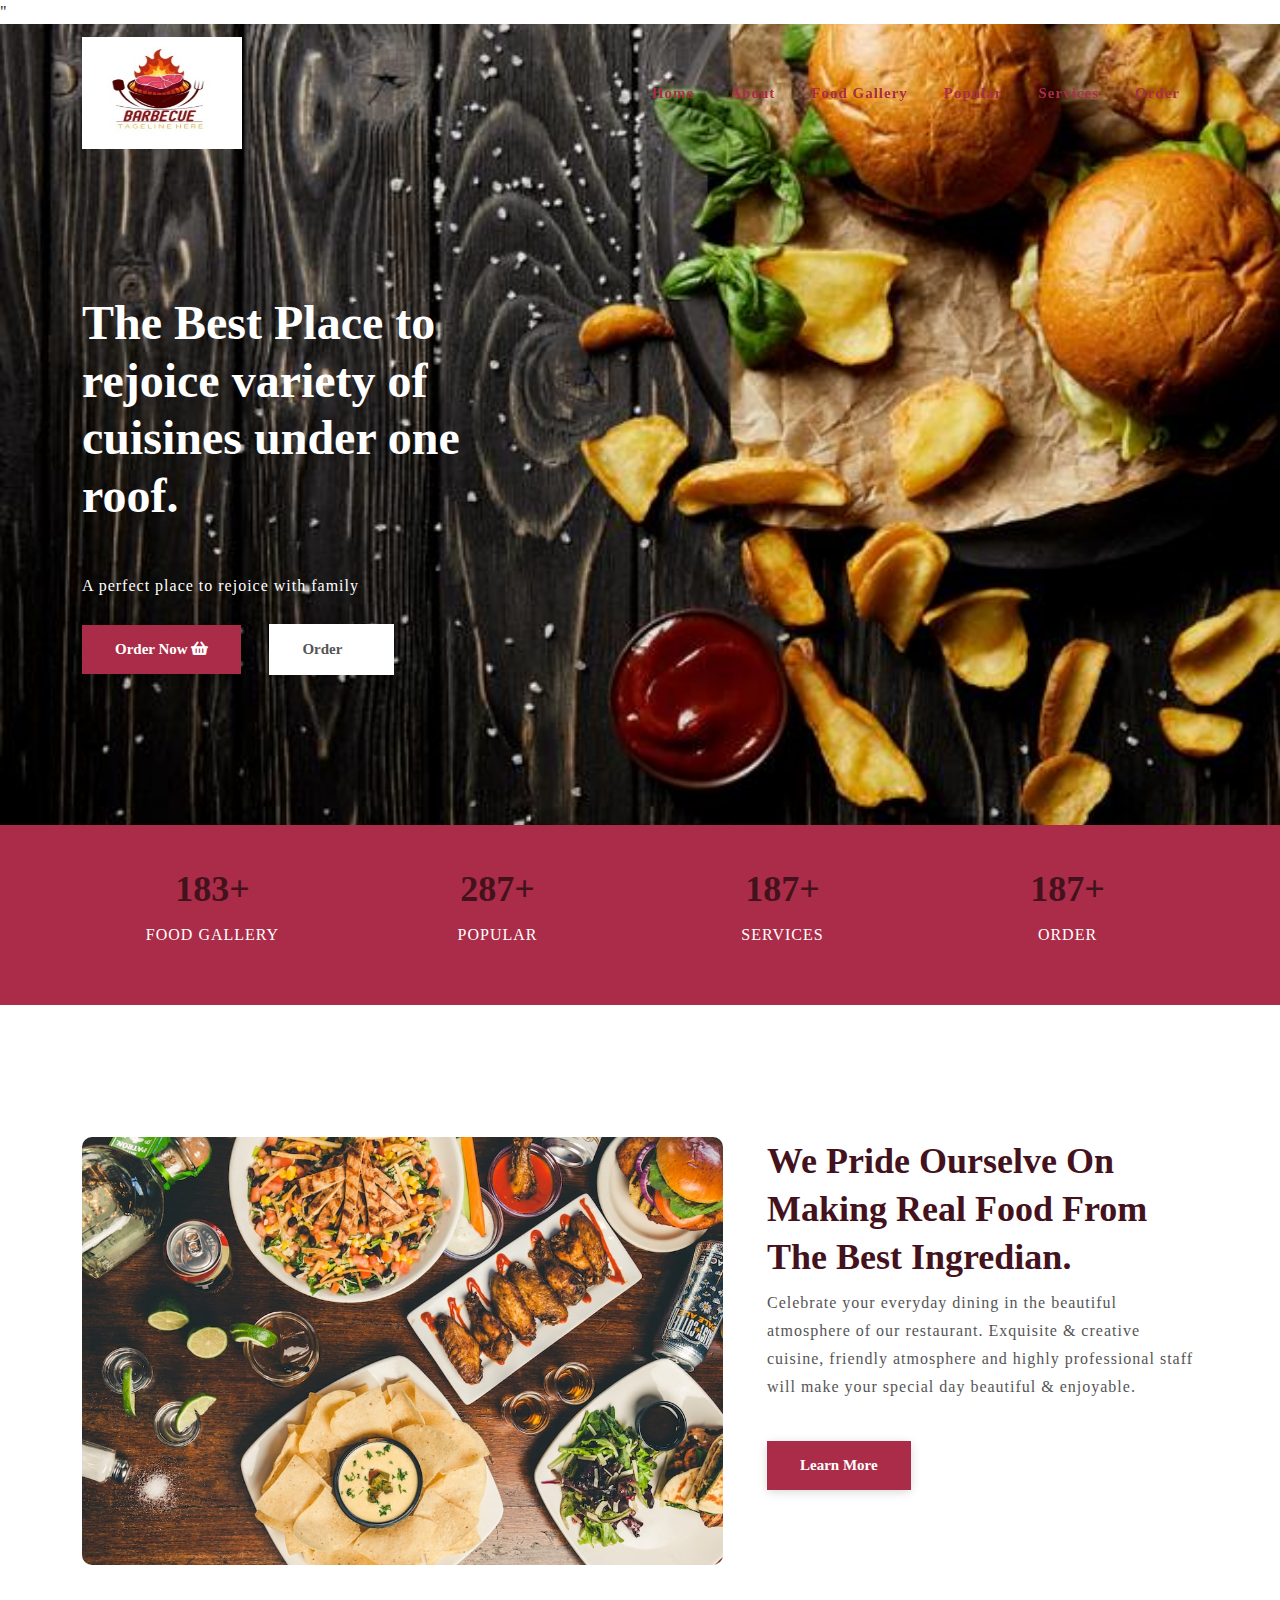
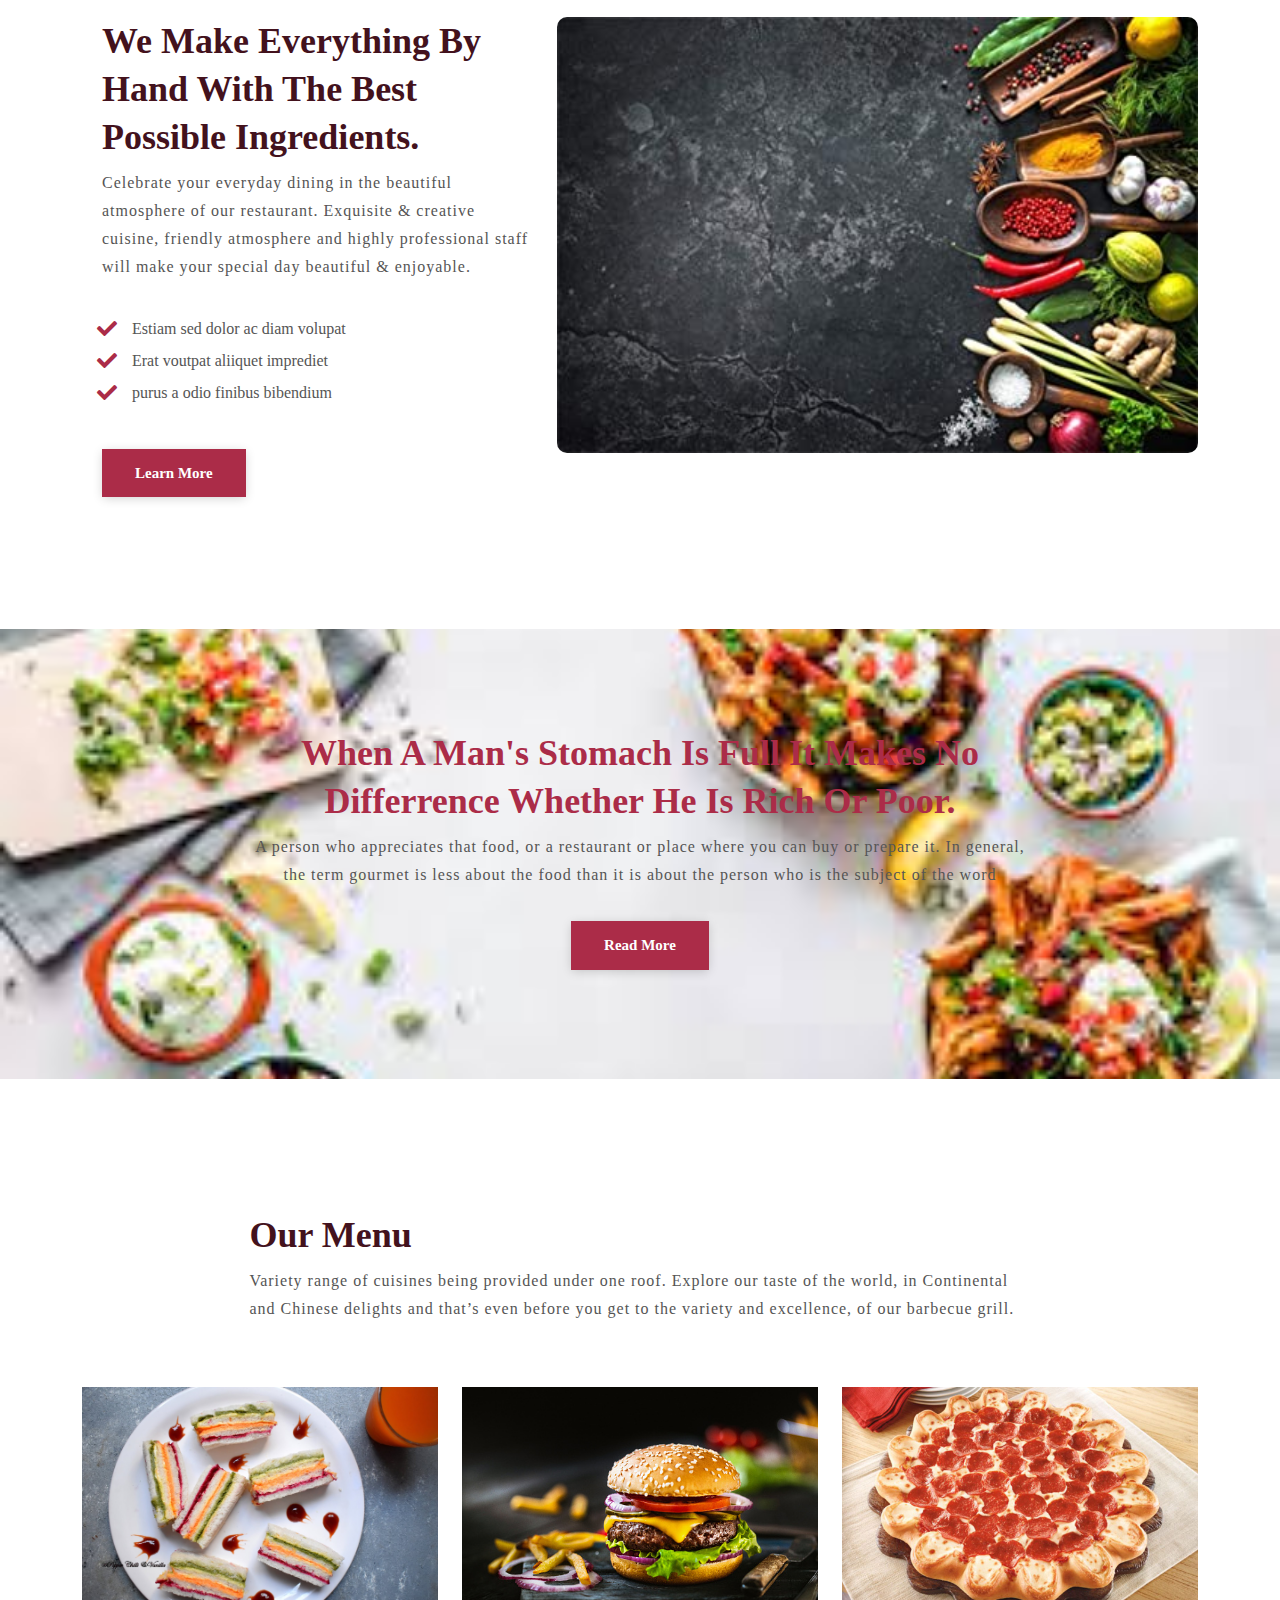
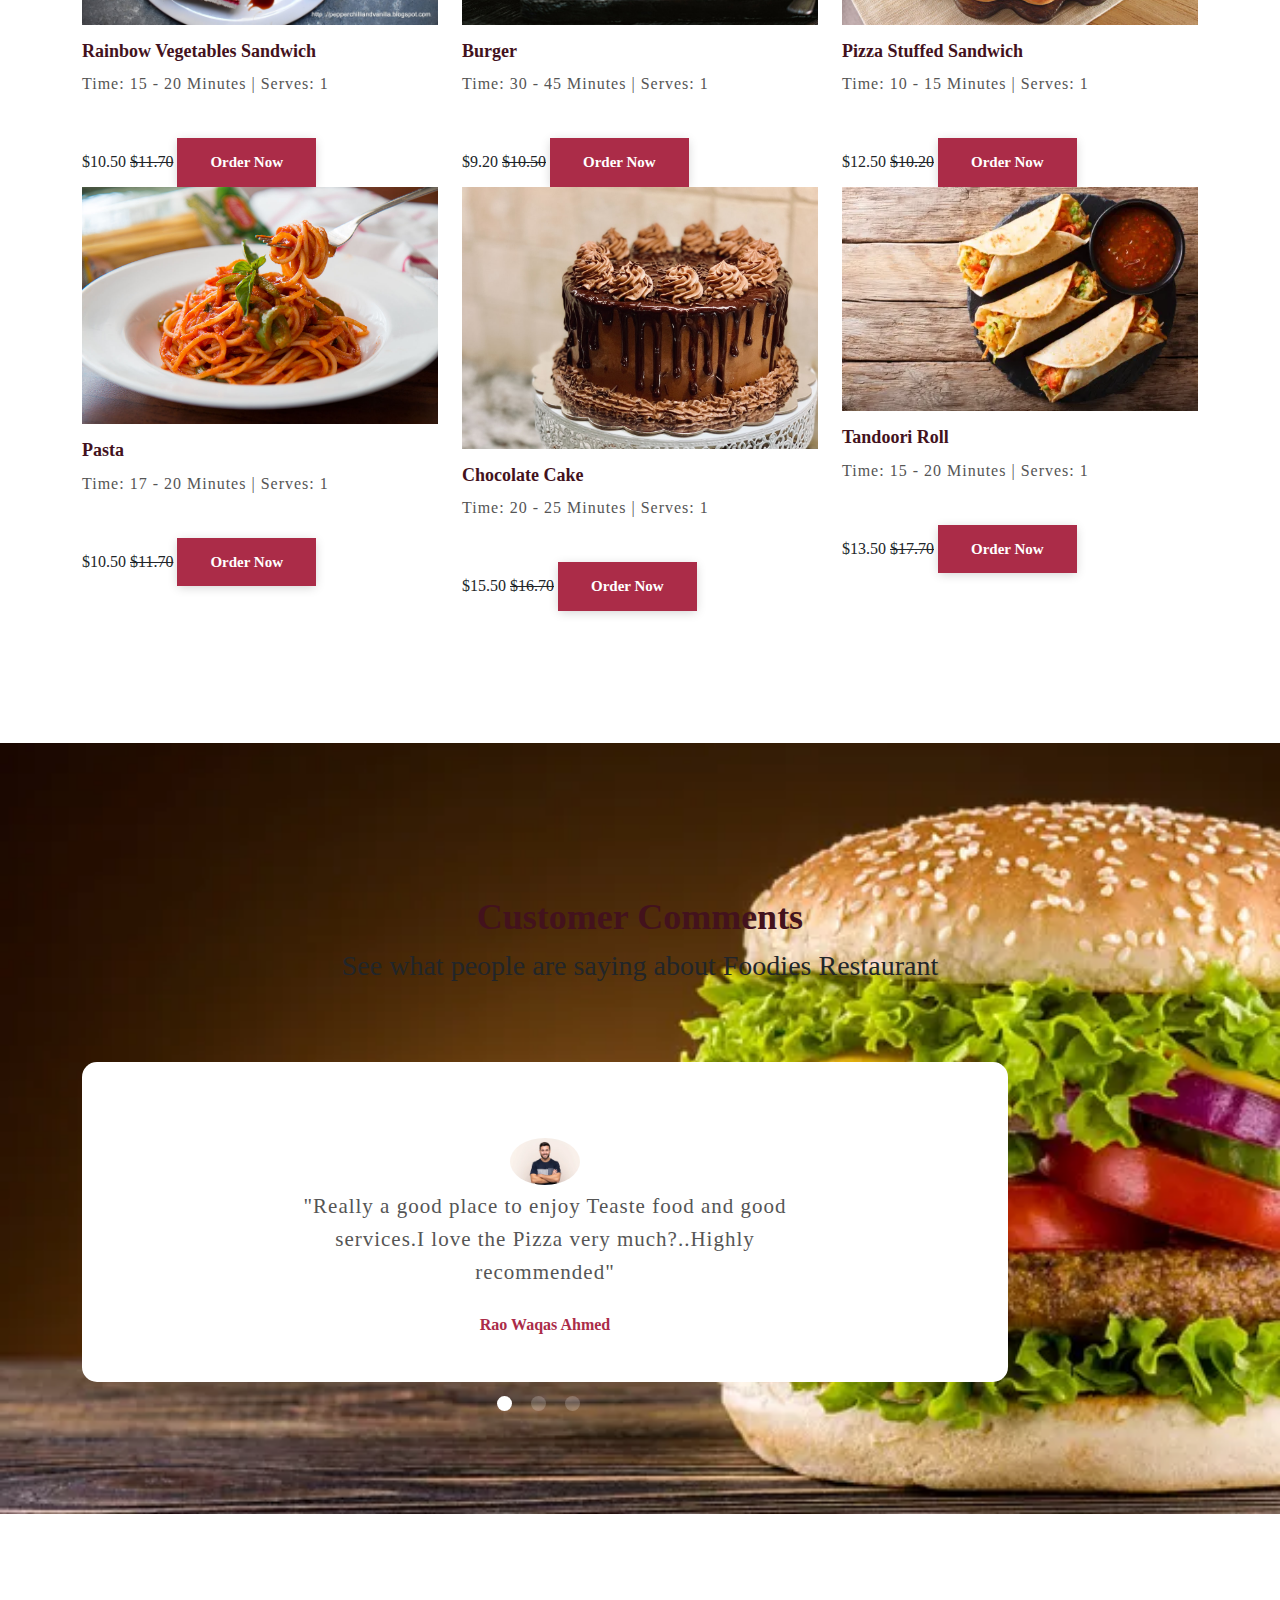
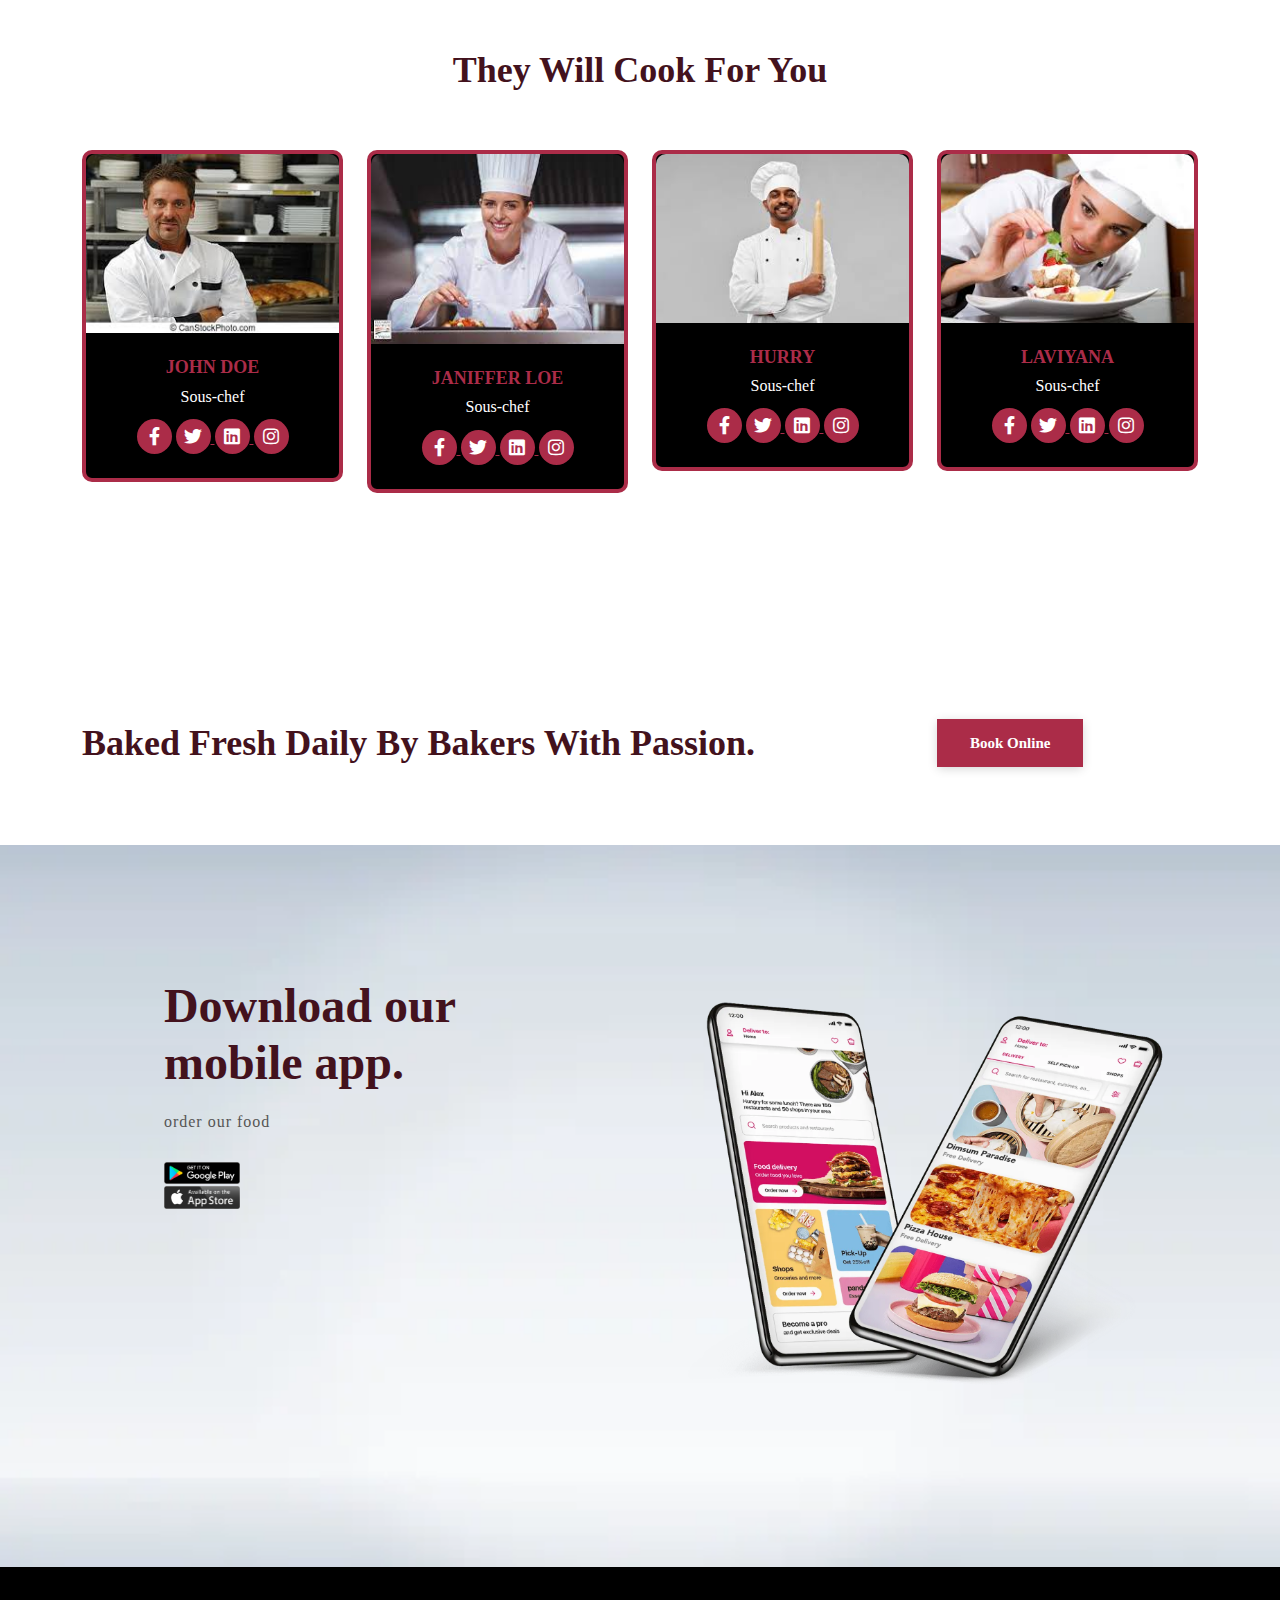
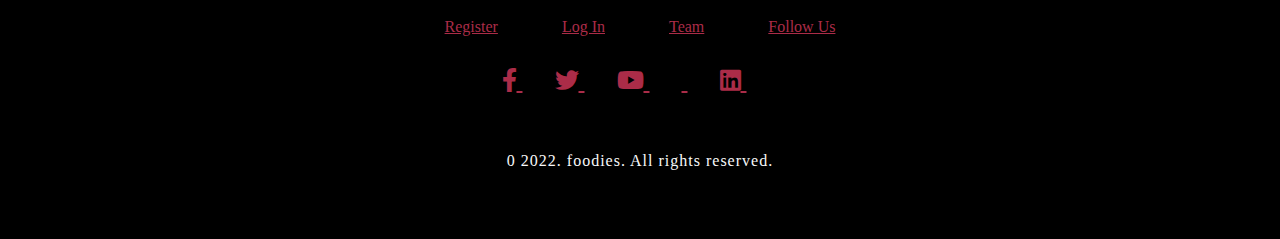
<file: index.html>
<!DOCTYPE html>
<html lang="en">
<head>
    <meta charset="UTF-8">
    <meta name="viewport" content="width=device-width, initial-scale=1.0">
    <meta http-equiv="X-UA-Compatible" content="IE=edge">
    <meta name="Description" content="Enter your description here" />
    <title>Food Break
    </title>

    <!--bootstrap cdn link-->
    <link href="https://cdn.jsdelivr.net/npm/bootstrap@5.0.2/dist/css/bootstrap.min.css" rel="stylesheet" >

   <link href=" https://cdnjs.cloudflare.com/ajax/libs/font-awesome/5.15.3/css/all.min.css">

   <link rel="stylesheet" href="https://cdnjs.cloudflare.com/ajax/libs/font-awesome/5.15.4/css/all.min.css" integrity="sha512-1ycn6IcaQQ40/MKBW2W4Rhis/DbILU74C1vSrLJxCq57o941Ym01SwNsOMqvEBFlcgUa6xLiPY/NS5R+E6ztJQ==" crossorigin="anonymous" referrerpolicy="no-referrer" />"

   <!---css link-->
   <link rel="stylesheet" href="style1.css">
   <link rel="stylesheet" href="responsive.css">
</head>
<body>
    <!--header design-->
<header>
    <nav class="navbar navbar-expand-lg navigation-wrap">
        <div class="container">
          <a class="navbar-brand" href="#"><img src="./images/bar.logo.jpg" class="img-fluid"></a>
          <button class="navbar-toggler" type="button" data-bs-toggle="collapse" data-bs-target="#navbarNav" aria-controls="navbarNav" aria-expanded="false" aria-label="Toggle navigation">
          <!----  <span class="navbar-toggler-icon"></span>-->
          <i class="fas fa-stream"></i>
          </button>
          <div class="collapse navbar-collapse" id="navbarText">
            <ul class="navbar-nav ms-auto mb-lg-0">
              <li class="nav-item">
                <a class="nav-link active" aria-current="page" href="#home">Home</a>
              </li>

              <li class="nav-item">
                <a class="nav-link" href="./about.html">About</a>
              </li>

              <li class="nav-item">
                <a class="nav-link" href="index4.html">Food Gallery</a>
              </li>
              
              <li class="nav-item">
                <a class="nav-link" href="speciality.html">Popular</a>
              </li>
              <li class="nav-item">
                <a class="nav-link" href="index5.html">Services</a>
              </li>

              <li class="nav-item">
                <a class="nav-link" href="contact.html">Order</a>
              </li>

              <!--<li>
                <button class="main-btn">1200 345 123</button>
              </li>--->
            </ul>
          </div>
        </div>
      </nav>
</header>

<!--sectiom-1 top-banner-->
<section id="home">
  <div class="container-fluid px-0 top-banner">
    <div class="container">
      <div class="row">
        <div class="col-lg-5 col-md-6">
          <h1 style="color: white;">The Best Place to rejoice variety of cuisines under one roof.
          </h1>
          <p style="color: white;">A perfect place to rejoice with family

          </p>
          
          <div class="mt-4">
            <button class="main-btn">Order now <i class="fas fa-shopping-basket"></i></button>
            <button class="white-btn ms-lg-4 mt-lg-0 mt-4">order <i class="far fa-angle-right"></i></button>
          </div>
        </div>
      </div>
    </div>

  </div>
</section>

<!--section-2 counter-->
<section id="counter">
  <section class="counter-section">
    <div class="container">
      <div class="row text-center">
        <div class="col-md-3 mb-lg-0 mb-md-0 mb-5">
          <h2>
            <span id="count1"></span>+
          </h2>
          <p>FOOD GALLERY</p>
        </div>

        <div class="col-md-3 mb-lg-0 mb-md-0 mb-5">
          <h2>
            <span id="count2"></span>+
          </h2>
          <p>POPULAR</p>
        </div>

        <div class="col-md-3 mb-lg-0 mb-md-0 mb-5">
          <h2>
            <span id="count3"></span>+
          </h2>
          <p>SERVICES</p>
        </div>

        <div class="col-md-3 mb-lg-0 mb-md-0 mb-5">
          <h2>
            <span id="count4"></span>+
          </h2>
          <p>ORDER</p>
        </div>

      </div>
    </div>
  </section>
</section>

<!--section-3 about-->
<section id="about">
  <div class="about-section wrapper">
    <div class="container">
      <div class="row align-item-center">
        <div class="col-lg-7 col-md-12 mb-lg-0 mb-5">
          <div class="card border-0">
            <img src="./images/about.jpg" class="img-fluid">
          </div>
        </div>
        <div class="col-lg-5 col-md-12 text-sec">
          <h2>We pride ourselve on making real food from the best ingredian.</h2>
          <p>Celebrate your everyday dining in the beautiful atmosphere
            of our restaurant. Exquisite & creative cuisine, friendly atmosphere and highly professional staff will make your special day beautiful & enjoyable.</p>
          <button class="main-btn mt-4">Learn more</button>
        </div>
      </div>
    </div>
    <div class="container food-type">
      <div class="row align-item-centre">
        <div class="col-lg-5 col-md-12 text-sec mb-lg-0 mb-5">
          <h2>We make everything by hand with the best possible ingredients.</h2>
          <p>Celebrate your everyday dining in the beautiful atmosphere
            of our restaurant. Exquisite & creative cuisine, friendly atmosphere and highly professional staff will make your special day beautiful & enjoyable.</p>

          <ul class="list-unstyled py-3">
            <li>Estiam sed dolor ac diam volupat</li>
            <li>Erat voutpat aliiquet imprediet</li>
            <li>purus a odio finibus bibendium</li>
          </ul>
          <button class="main-btn mt-4">Learn More</button>
        </div>
        <div class="col-lg-7 col-md-12">
          <div class="card border-0">
            <img src="./images/black.jpeg" class="img-fluid">
          </div>
        </div>
      </div>
    </div>
  </div>
</section>

<!--section 3 story-->
<section id="story">
  <div class="story-section">
    <div class="container">
      <div class="row">
        <div class="col-sm-12">
          <div class="text-content">
            <h2>When a man's stomach is full it makes no differrence whether he is rich or poor.</h2>
            <p> A person who appreciates that food, or a restaurant or place where you can buy or prepare it. In general, the term gourmet is less about the food than it is about the person who is the subject of the word</p>
            <button class="main-btn mt-3">Read More</button>
          </div>
        </div>
      </div>
    </div>
  </div>
</section>

<!-----section 4 explore food------>
<section id="explore-food">
  <div class="explore-food wrapper">
    <div class="container">
      <div class="row">
        <div class="col-sm-12">
          <div class="text-content text-centre">
            <h2>Our Menu</h2>
            <p>Variety range of cuisines being provided under one roof. Explore our taste of the world, in Continental and Chinese delights and that’s even before you get to the variety and excellence, of our barbecue grill.</p>
          </div>
        </div>
      </div>
      <div class="row pt-5">
        <div class="col-lg-4 col-md-6 mb-lg-0 mb-5">
          <img src="./images/san3.JPG" class="img-fluid">
          <div class="pt-3">
            <h4>Rainbow vegetables Sandwich</h4>
            <p>Time: 15 - 20 Minutes | Serves: 1</p>
            <span>$10.50 <del>$11.70</del></span>
            <button class="mt-4 main-btn">Order Now</button>
          </div>
        </div>
        <div class="col-lg-4 col-md-6 mb-lg-0 mb-5">
          <img src="./images/bur2.jpeg" class="img-fluid">
          <div class="pt-3">
            <h4>Burger</h4>
            <p>Time: 30 - 45 Minutes | Serves: 1</p>
            <span>$9.20 <del>$10.50</del></span>
            <button class="mt-4 main-btn">Order Now</button>
          </div>
        </div>
        
        <div class="col-lg-4 col-md-6 mb-lg-0 mb-5">
          <img src="./images/pizza.jpg" class="img-fluid">
          <div class="pt-3">
            <h4> Pizza Stuffed Sandwich</h4>
            <p>Time: 10 - 15 Minutes | Serves: 1</p>
            <span>$12.50 <del>$10.20</del></span>
            <button class="mt-4 main-btn">Order Now</button>
          </div>
        </div>
        <br><br>
        <div class="col-lg-4 col-md-6 mb-lg-0 mb-5">
          <img src="./images/fork.jpg" class="img-fluid">
          <div class="pt-3">
            <h4>Pasta</h4>
            <p>Time: 17 - 20 Minutes | Serves: 1</p>
            <span>$10.50 <del>$11.70</del></span>
            <button class="mt-4 main-btn">Order Now</button>
          </div>
        </div>

        <div class="col-lg-4 col-md-6 mb-lg-0 mb-5">
          <img src="./images/cake.jpg" class="img-fluid">
          <div class="pt-3">
            <h4>Chocolate Cake</h4>
            <p>Time: 20 - 25 Minutes | Serves: 1</p>
            <span>$15.50 <del>$16.70</del></span>
            <button class="mt-4 main-btn">Order Now</button>
          </div>
        </div>

        <div class="col-lg-4 col-md-6 mb-lg-0 mb-5">
          <img src="./images/roll3.webp" class="img-fluid">
          <div class="pt-3">
            <h4>Tandoori roll </h4>
            <p>Time: 15 - 20 Minutes | Serves: 1</p>
            <span>$13.50 <del>$17.70</del></span>
            <button class="mt-4 main-btn">Order Now</button>
          </div>
        </div>
      </div>
    

      
    </div>
  </div>
</section>
<!-----section 5 testiomonial-->
<section id="testimonial">
  <div class="wrapper testimonial-section">
    <div class="container">
      <div class="row justify-content-centre">
        <div class="col-sm-12 text-centre pb-4">
          <h2>Customer Comments</h2>
          <h3>See what people are saying about Foodies Restaurant</h3>
        </div>
        <div class="col-sm-12 col-lg-10">
          <div id="carouselExampleIndicators" class="carousel slide" data-bs-ride="carousel">
            <div class="carousel-indicators">
              <button type="button" data-bs-target="#carouselExampleIndicators" data-bs-slide-to="0" class="active" aria-current="true" aria-label="Slide 1"></button>
              <button type="button" data-bs-target="#carouselExampleIndicators" data-bs-slide-to="1" aria-label="Slide 2"></button>
              <button type="button" data-bs-target="#carouselExampleIndicators" data-bs-slide-to="2" aria-label="Slide 3"></button>
            </div>
            <div class="carousel-inner">
              <div class="carousel-item active">
                <div class="carousel-caption">
                  <img src="./images/man.WEBP" class="img-fluid">
                  <p>"Really a good place to enjoy Teaste food and good services.I love the Pizza very much?..Highly recommended"</p>
                  <h5>Rao Waqas Ahmed</h5>
                </div>
               </div>
              <div class="carousel-item">
                <div class="carousel-caption">
                  <img src="./images/girl.webp" class="img-fluid">
                  <p>"Amazing food and texture,percfectly cooked,juicy,tender,perfect mix of spices. Whatever u order it meets up the expectations, services is outstanding "</p>
                  <h5>Sana Jameel</h5>
                </div> 
              </div>
              <div class="carousel-item">
                <div class="carousel-caption">
                  <img src="./images/girl2.webp" class="img-fluid">
                  <p>"Really a good place to enjoy Teaste food and good services.I love the Burger very much"</p>
                  <h5>Johnthan Doe </h5>
                </div>
              </div>
            </div>
            
          </div>
        </div>
      </div>
    </div>

  </div>
</section>

<!-----section 6  our chef --------->
<section id="team">
  <div class="team wrapper">
    <div class="container">
      <div class="row">
        <div class="col-sm-12 text-center pb-5">
          <h2>They will cook for you</h2>
        </div>
        <div class="col-xl-3 col-sm-6 mb-4">
          <div class="card">
            <img src="./images/chefm1.jpg" class="img-fluid">
            <div class="team-caption py-4 px-2">
              <h4>John Doe</h4>
              <h6>Sous-chef</h6>
            
              <div class="social-icons">
                <a href="#"><i class="fab fa-facebook-f"></i></a>
                <a href="#"><i class="fab fa-twitter"></i> </a>
                <a href="#"><i class="fab fa-linkedin"></i> </a>
                <a href="#"><i class="fab fa-instagram"></i> </a>
                  </div>
            </div>
          </div>
        </div>
        <div class="col-xl-3 col-sm-6 mb-4">
          <div class="card">
            <img src="./images/chefg1.jpg" class="img-fluid">
            <div class="team-caption py-4 px-2">
              <h4>Janiffer Loe</h4>
              <h6>Sous-chef</h6>
             <!---- <p>he is best chef in the world </p>-->
              <div class="social-icons">
                <a href="#"><i class="fab fa-facebook-f"></i> </a>
                <a href="#"><i class="fab fa-twitter"></i> </a>
                <a href="#"><i class="fab fa-linkedin"></i> </a>
                <a href="#"><i class="fab fa-instagram"></i> </a>
              </div>
            </div>
          </div>
        </div>
        <div class="col-xl-3 col-sm-6 mb-4">
          <div class="card">
            <img src="./images/checf4.jpg" class="img-fluid">
            <div class="team-caption py-4 px-2">
              <h4>Hurry </h4>
              <h6>Sous-chef</h6>
             <!---- <p>he is best chef in the world </p>-->
              <div class="social-icons">
                <a href="#"><i class="fab fa-facebook-f"></i></a>
                <a href="#"><i class="fab fa-twitter"></i> </a>
                <a href="#"><i class="fab fa-linkedin"></i> </a>
                <a href="#"><i class="fab fa-instagram"></i> </a>
              </div>
            </div>
          </div>
        </div>
        <div class="col-xl-3 col-sm-6 mb-4">
          <div class="card">
            <img src="./images/chefg2.jpg" class="img-fluid">
            <div class="team-caption py-4 px-2">
              <h4>Laviyana</h4>
              <h6>Sous-chef</h6>
            <!----  <p>he is best chef in the world </p>-->
              <div class="social-icons">
                <a href="#"><i class="fab fa-facebook-f"></i></a>
                <a href="#"><i class="fab fa-twitter"></i> </a>
                <a href="#"><i class="fab fa-linkedin"></i> </a>
                <a href="#"><i class="fab fa-instagram"></i> </a>
              </div>
            </div>
          </div>
        </div>
 
      </div>
    </div>
  </div>
</section>

<!--section 7 book-food-->
<section id="book-food">
  <div class="book-food">
    <div class="container book-food-text">
      <div class="row text-centre">
        <div class="col-lg-9 col-md-12">
          <h2>Baked fresh daily by bakers with passion.</h2>
        </div>
        <div class="col-lg-3 col-md-12 mt-lg-0 mt-4">
          <button class="main-btn">Book online</button>
        </div>
      </div>
    </div>
  </div>
</section>

<!---section 8 download-app-->
<section id="download-app">
  <div class="download-app wrapper">
    <div class="container">
      <div class="row align-items-centre">
        <div class="col-md-6 mb-4 order-2 order-lg-1">
          <div class="text-content">
            <h1 class="mb-3">Download our mobile app.</h1>
            <p>order our food </p>
            <div class="d-flex flex-wrap mt-4">
              <a href="#"><img src="./images/google.webp" class="me-3" width="20%"></a>
              <a href="#"><img src="./images/apple.png" class="me-3" width="20%"></a>
            </div>
          </div>
        </div>
        <div class="col-md-6 mb-4 order-1 order-lg-2">
          <img src="./images/mobile 2.webp" class="img-fluid">
        </div>
      </div>
    </div>
  </div>
</section>

<!---section 9 footer-->
<footer id="footer">
  <div class="footer py-5">
    <div class="container">
      <div class="col-md-12 text-centre">
        <a href="#" class="footer-link">Register</a>
        <a href="#" class="footer-link">Log In</a>
         <a href="#" class="footer-link">Team</a>
        <a href="#" class="footer-link">Follow Us</a>

        <div class="footer-social pt-4 text-centre">
          <a href="#"><i class="fab fa-facebook-f"></i> </a>
          <a href="#"><i class="fab fa-twitter"></i> </a>
          <a href="#"><i class="fab fa-youtube"></i> </a>
          <a href="#"><i class="fab fa-dribble"></i> </a>
          <a href="#"><i class="fab fa-linkedin"></i> </a>
          <a href="#"><i class="fab fa-istagram"></i> </a>
        </div>
      </div>
      <div class="col-ms-12">
        <div class="text-centre pt-5">
          <p class="text-light">0 2022. foodies. All rights reserved.</p>
        </div>
      </div>
    </div>
  </div>
</footer>
    <script src="https://cdn.jsdelivr.net/npm/@popperjs/core@2.9.2/dist/umd/popper.min.js" ></script>
<script src="https://cdn.jsdelivr.net/npm/bootstrap@5.0.2/dist/js/bootstrap.min.js" ></script>

<script src="style1.js"></script>
    
</body>
</html>
</file>
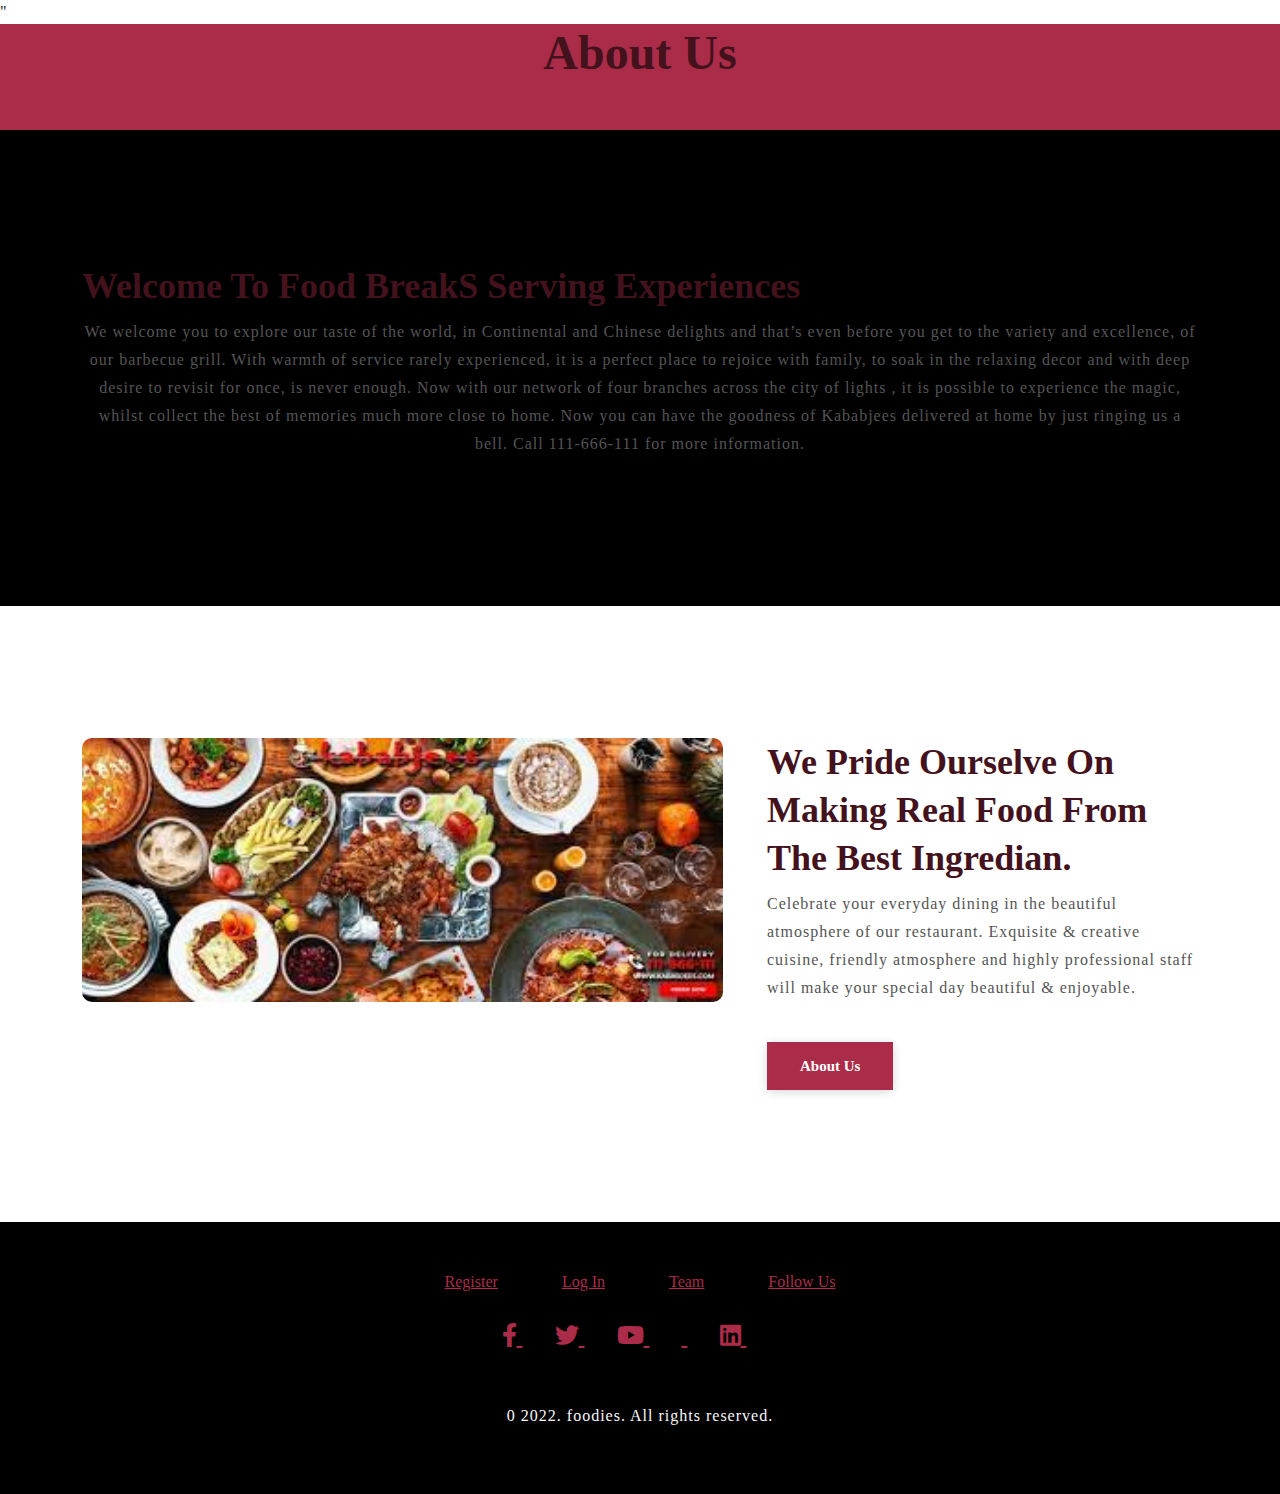
<file: about.html>
<!DOCTYPE html>
<html lang="en">
<head>
    <meta charset="UTF-8">
    <meta name="viewport" content="width=device-width, initial-scale=1.0">
    <meta http-equiv="X-UA-Compatible" content="IE=edge">
    <meta name="Description" content="Enter your description here" />
    <title>About
    </title>

    <!--bootstrap cdn link-->
    <link href="https://cdn.jsdelivr.net/npm/bootstrap@5.0.2/dist/css/bootstrap.min.css" rel="stylesheet" >

   <link href=" https://cdnjs.cloudflare.com/ajax/libs/font-awesome/5.15.3/css/all.min.css">

   <link rel="stylesheet" href="https://cdnjs.cloudflare.com/ajax/libs/font-awesome/5.15.4/css/all.min.css" integrity="sha512-1ycn6IcaQQ40/MKBW2W4Rhis/DbILU74C1vSrLJxCq57o941Ym01SwNsOMqvEBFlcgUa6xLiPY/NS5R+E6ztJQ==" crossorigin="anonymous" referrerpolicy="no-referrer" />"

   <!---css link
   <link rel="stylesheet" href="style1.css">-->
   <link rel="stylesheet" href="responsive.css">
   <link rel="stylesheet" href="about.css">
</head>
<body>

    <!--sectiom-1 top-banner-->
<section id="home-1">
  <div class="container-fluid px-0">
    <div class="container">
      <div class="row">
        <div class="col-lg-12 col-md-6">
          <h1>About Us</h1>
         
        </div>
      </div>
    </div>

  </div>
</section>
    

<section id="aboutus" style="background-color: white;">
  <div class="aboutus-section wrapper">
    <div class="container">
      <div class="row align-item-center">
        <div class="col-lg-12 col-md-12 text-sec">
          <h2 style="text-align: justify; ">Welcome To Food BreakS

            Serving Experiences
            </h2>
          <p class="aboutus">We welcome you to explore our taste of the world, in Continental and Chinese delights and that’s even before you get to the variety and excellence, of our barbecue grill. With warmth of service rarely experienced, it is a perfect place to rejoice with family, to soak in the relaxing decor and with deep desire to revisit for once, is never enough. Now with our network of four branches across the city of lights , it is possible to experience the magic, whilst collect the best of memories much more close to home. Now you can have the goodness of Kababjees delivered at home by just ringing us a bell. Call 111-666-111 for more information.

          </p>
          </div>
        </div>      
    </div>
    </div>
    </section>


<!---<section id="about">
    <div class="about-section wrapper top-banner">
      <div class="container">
        <div class="row align-item-center">
          <div class="col-lg-7 col-md-12 mb-lg-0 mb-5">
            <div class="card border-0">
              <img src="images/kabab.jpg" class="img-fluid">
            </div>
          </div>
          <div class="col-lg-5 col-md-12 text-sec">
            <h2>Taste Delicious Food, along with Unforgettable Service.</h2>
            <p>Celebrate your everyday dining in the beautiful atmosphere
              of our restaurant. Exquisite & creative cuisine, friendly atmosphere and highly professional staff will make your special day beautiful & enjoyable.</p>
            <button class="main-btn mt-4">About Us</button>
          </div>
        </div>
      </div>
      </div>
      </section>-->
      <!--section-3 about-->
<section id="about">
  <div class="about-section wrapper">
    <div class="container">
      <div class="row align-item-center">
        <div class="col-lg-7 col-md-12 mb-lg-0 mb-5">
          <div class="card border-0">
            <img src="images/kabab.jpg" class="img-fluid">
          </div>
        </div>
        <div class="col-lg-5 col-md-12 text-sec">
          <h2>We pride ourselve on making real food from the best ingredian.</h2>
          <p>Celebrate your everyday dining in the beautiful atmosphere
            of our restaurant. Exquisite & creative cuisine, friendly atmosphere and highly professional staff will make your special day beautiful & enjoyable.</p>
          <button class="main-btn mt-4">About Us</button>
        </div>
      </div>
    </div>
    </div>
    </section>

    <!---section 9 footer-->
<footer id="footer">
  <div class="footer py-5">
    <div class="container">
      <div class="col-md-12 text-centre">
        <a href="#" class="footer-link">Register</a>
        <a href="#" class="footer-link">Log In</a>
         <a href="#" class="footer-link">Team</a>
        <a href="#" class="footer-link">Follow Us</a>

        <div class="footer-social pt-4 text-centre">
          <a href="#"><i class="fab fa-facebook-f"></i> </a>
          <a href="#"><i class="fab fa-twitter"></i> </a>
          <a href="#"><i class="fab fa-youtube"></i> </a>
          <a href="#"><i class="fab fa-dribble"></i> </a>
          <a href="#"><i class="fab fa-linkedin"></i> </a>
          <a href="#"><i class="fab fa-istagram"></i> </a>
        </div>
      </div>
      <div class="col-ms-12">
        <div class="text-centre pt-5">
          <p class="text-light">0 2022. foodies. All rights reserved.</p>
        </div>
      </div>
    </div>
  </div>
</footer>

      <script src="https://cdn.jsdelivr.net/npm/@popperjs/core@2.9.2/dist/umd/popper.min.js" ></script>
      <script src="https://cdn.jsdelivr.net/npm/bootstrap@5.0.2/dist/js/bootstrap.min.js" ></script>
      
      <script src="style1.js"></script>
          
      </body>
      </html>
</file>
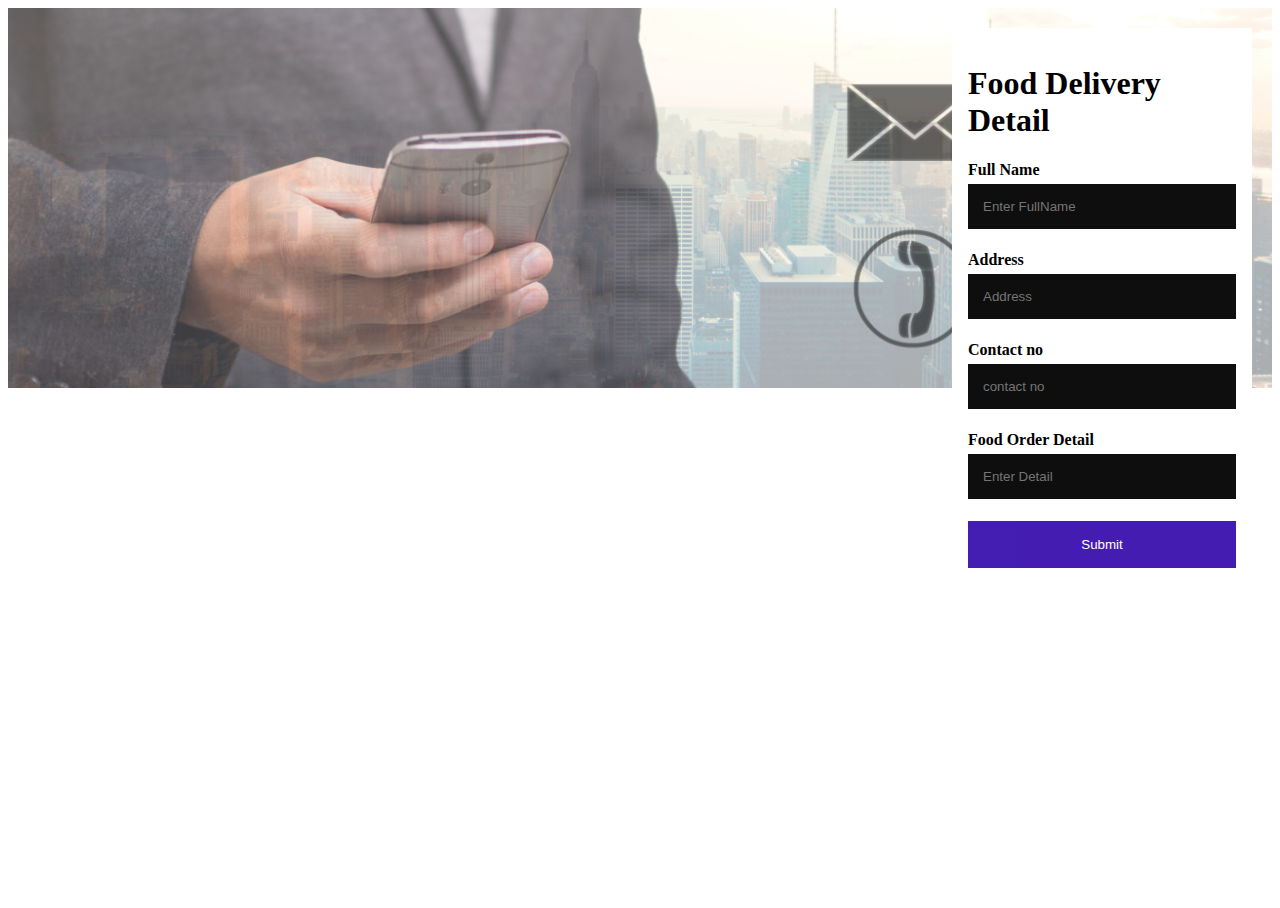
<file: contact.html>
<!DOCTYPE html>
<html>
<head>
<title>Contact</title>
<meta charset="UTF-8">
<meta name="viewport" content="width=device-width, initial-scale=1">

<style>

body, html {
  height: 100%;
}

* {
  box-sizing: border-box;
}

.bg-img {
  /* The image used */
  background-image: url("images copy/contact.jpg");
  

  /* Control the height of the image */
  min-height: 380px;

  /* Center and scale the image nicely */
  background-position: center;
  background-repeat: no-repeat;
  background-size: cover;
  position: relative;
}

/* Add styles to the form container */
.container {
  position: absolute;
  right: 0;
  margin: 20px;
  max-width: 300px;
  padding: 16px;
  background-color: white;
}

/* Full-width input fields */
  input[type=text], input[type=password] {
  width: 100%;
  padding: 15px;
  margin: 5px 0 22px 0;
  border: none;
  background: #0e0e0e;
}

input[type=text]:focus, input[type=password]:focus {
  background-color: #ddd;
  outline: none;
}

/* Set a style for the submit button */
.btn {
  background-color: #3004aa;
  color: white;
  padding: 16px 20px;
  border: none;
  cursor: pointer;
  width: 100%;
  opacity: 0.9;
}

.btn:hover {
  opacity: 1;
}
</style>


</head>
<body>


  <div class="bg-img">
   
    <form action="/action_page.php" class="container">
      <h1>Food Delivery Detail</h1>
  
      <label for="text"><b>Full Name</b></label>
      <input type="text" placeholder="Enter FullName" name="Name" required>
  
      <label for="text"><b>Address</b></label>
      <input type="text" placeholder="Address" name="Address" required>


      
      <label for="ext"><b>Contact no</b></label>
      <input type="text" placeholder="contact no" name="Contact no" required>


     
  
      <label for="text"><b>Food Order Detail</b></label>
      <input type="text" placeholder="Enter Detail" name="Food Order" required>
  
      <button type="submit" class="btn">Submit</button>
    </form>
  </div>


</body>

</html>
</file>
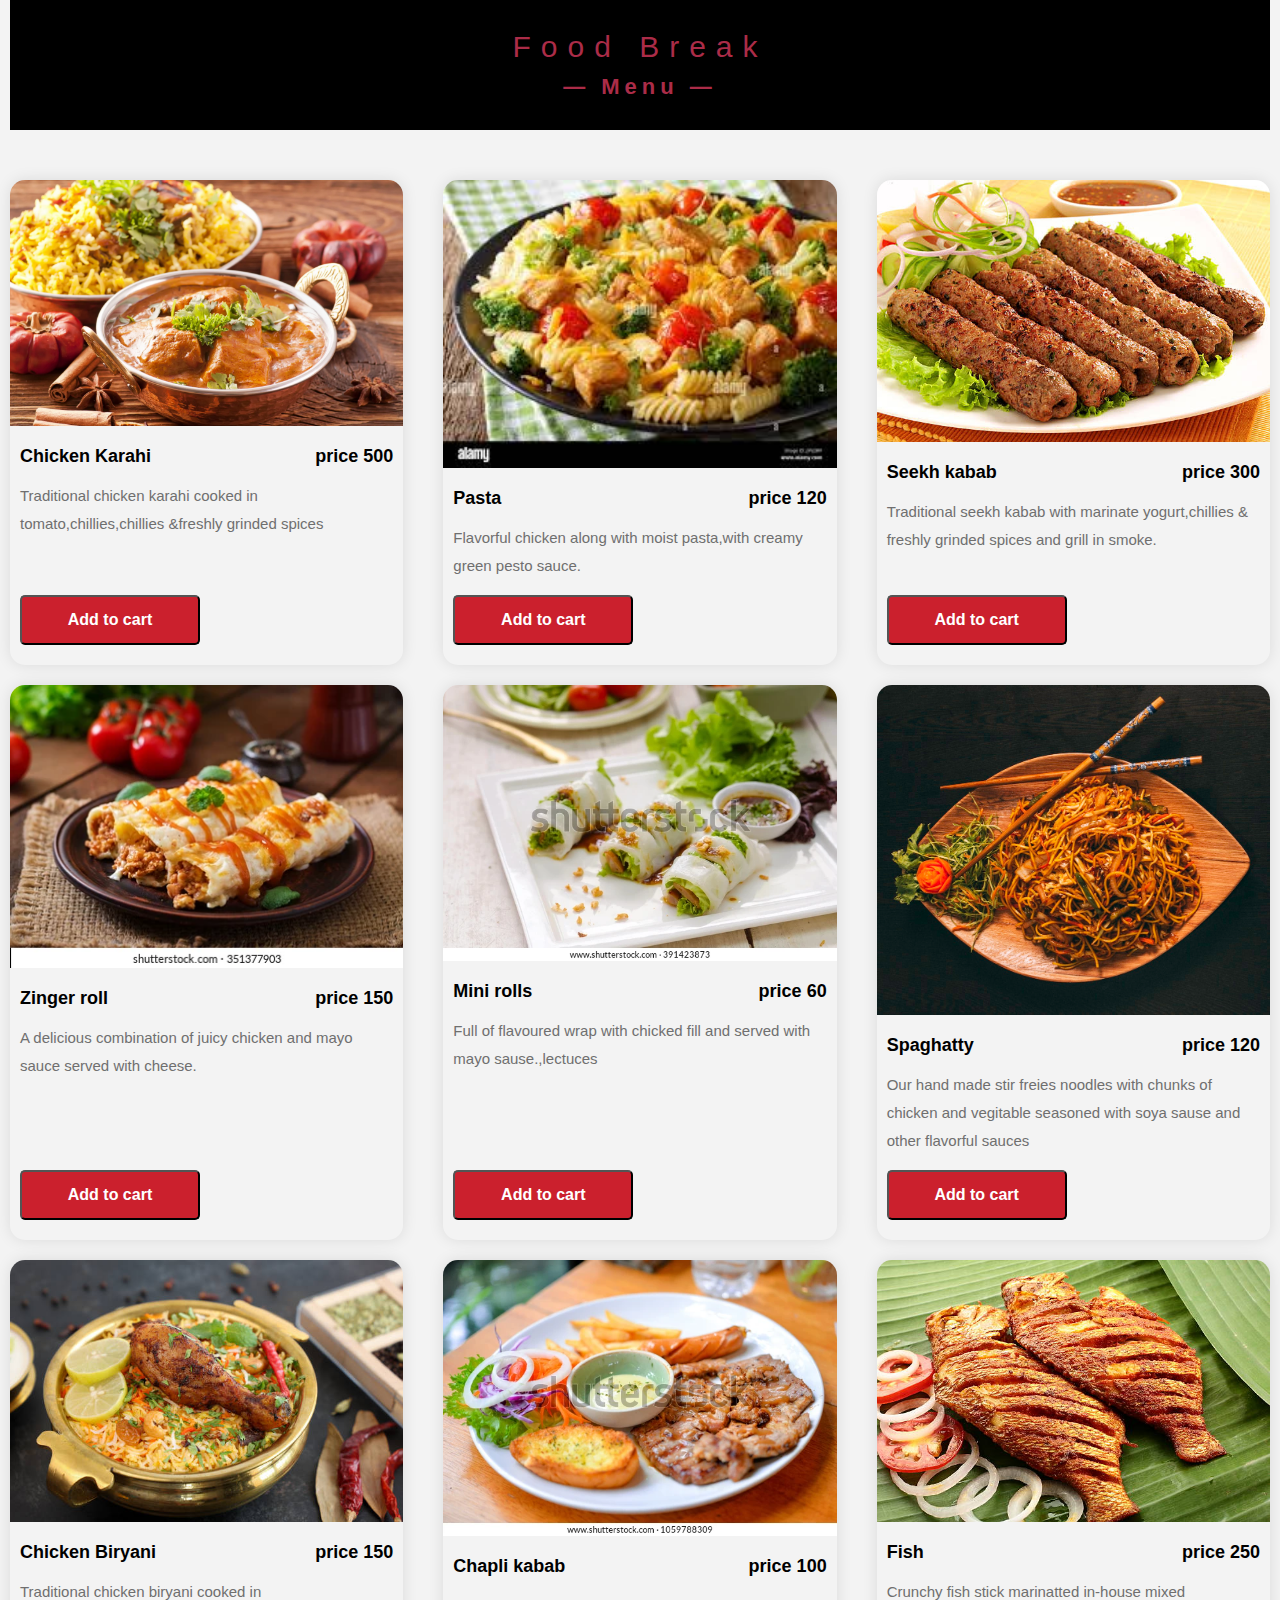
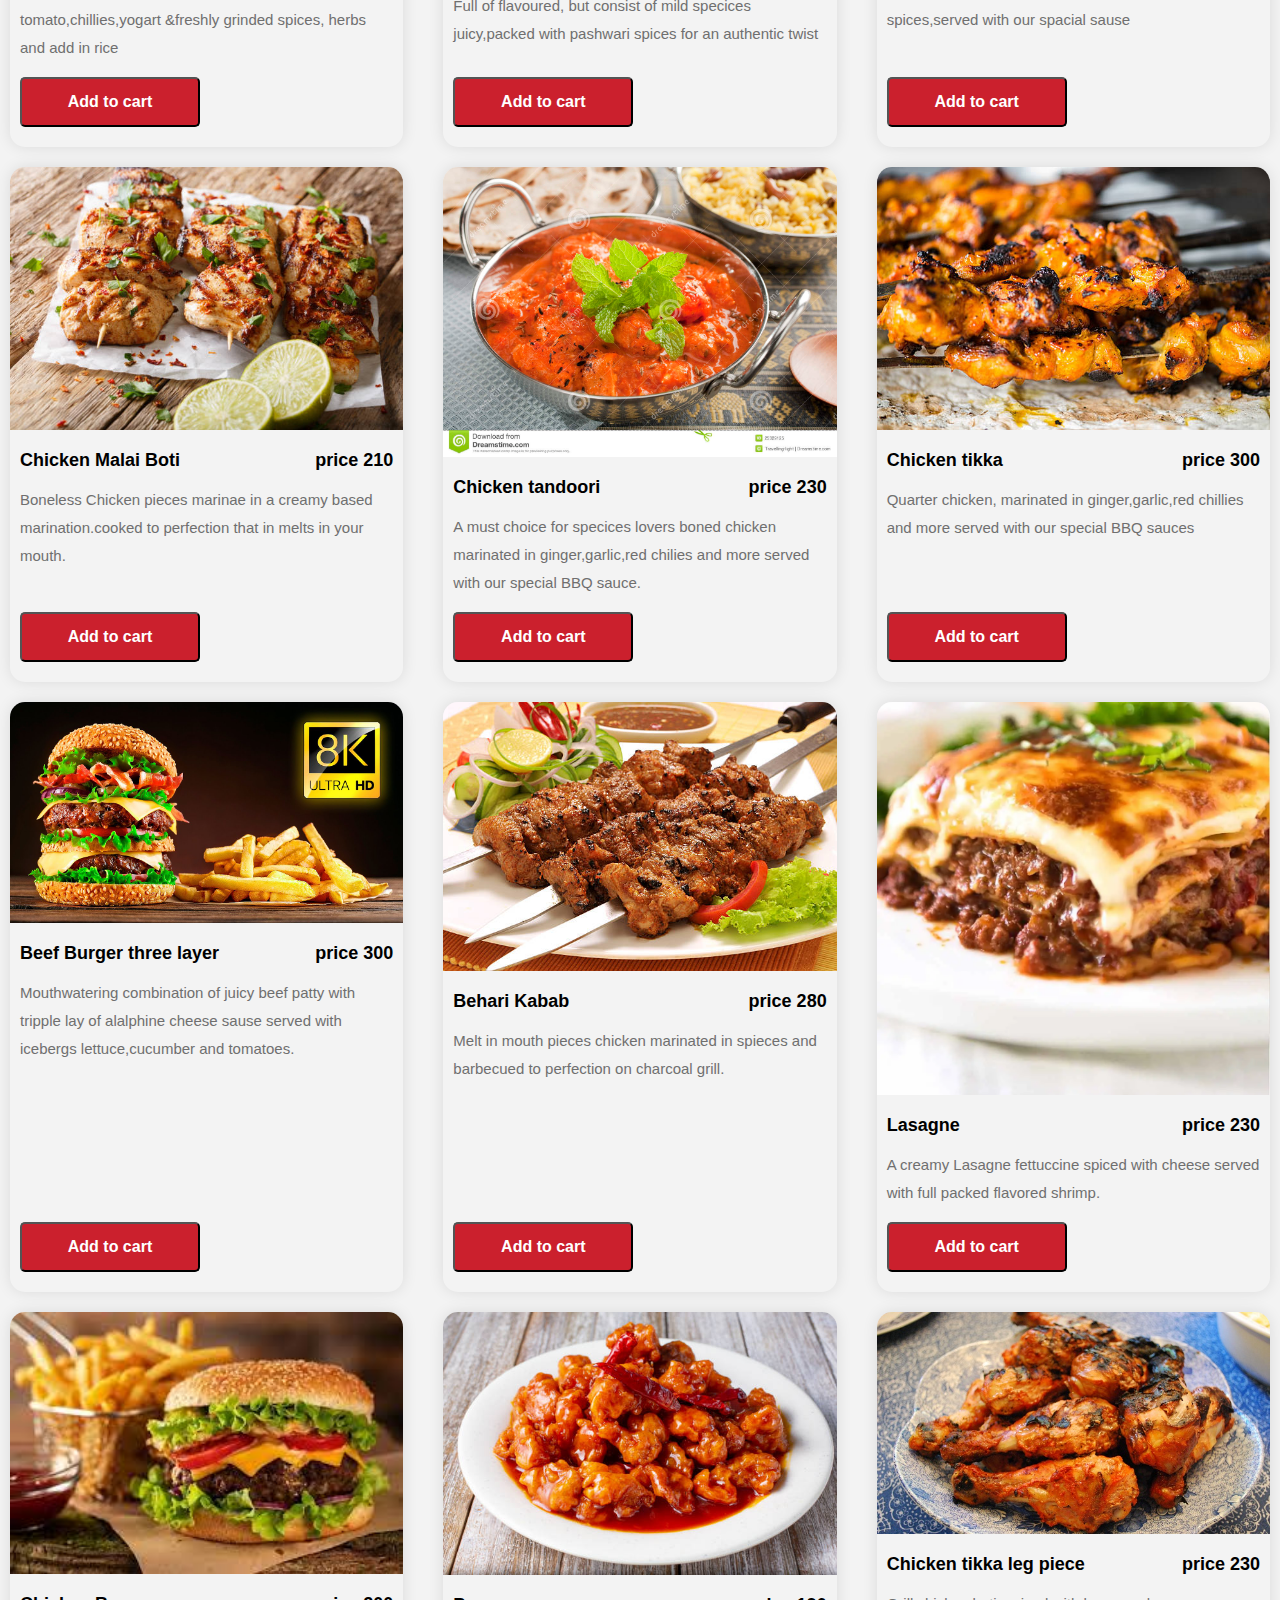
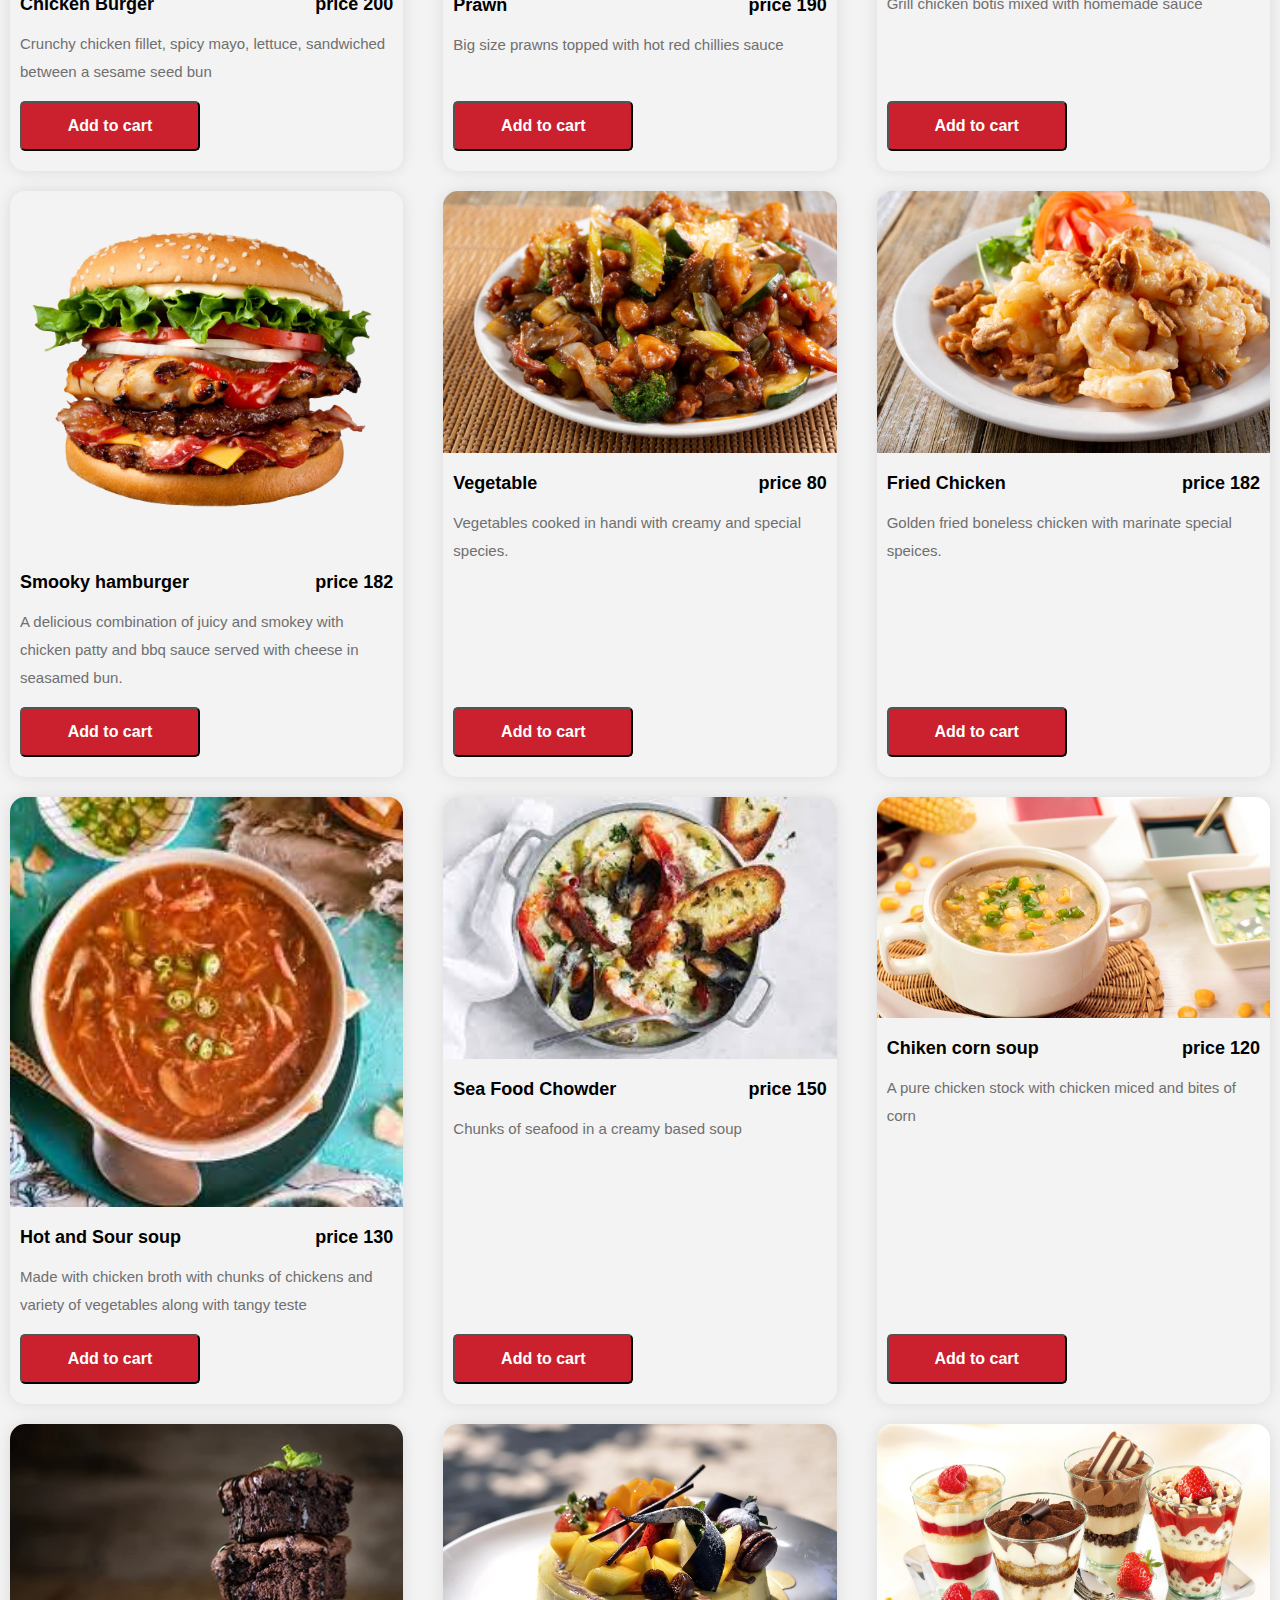
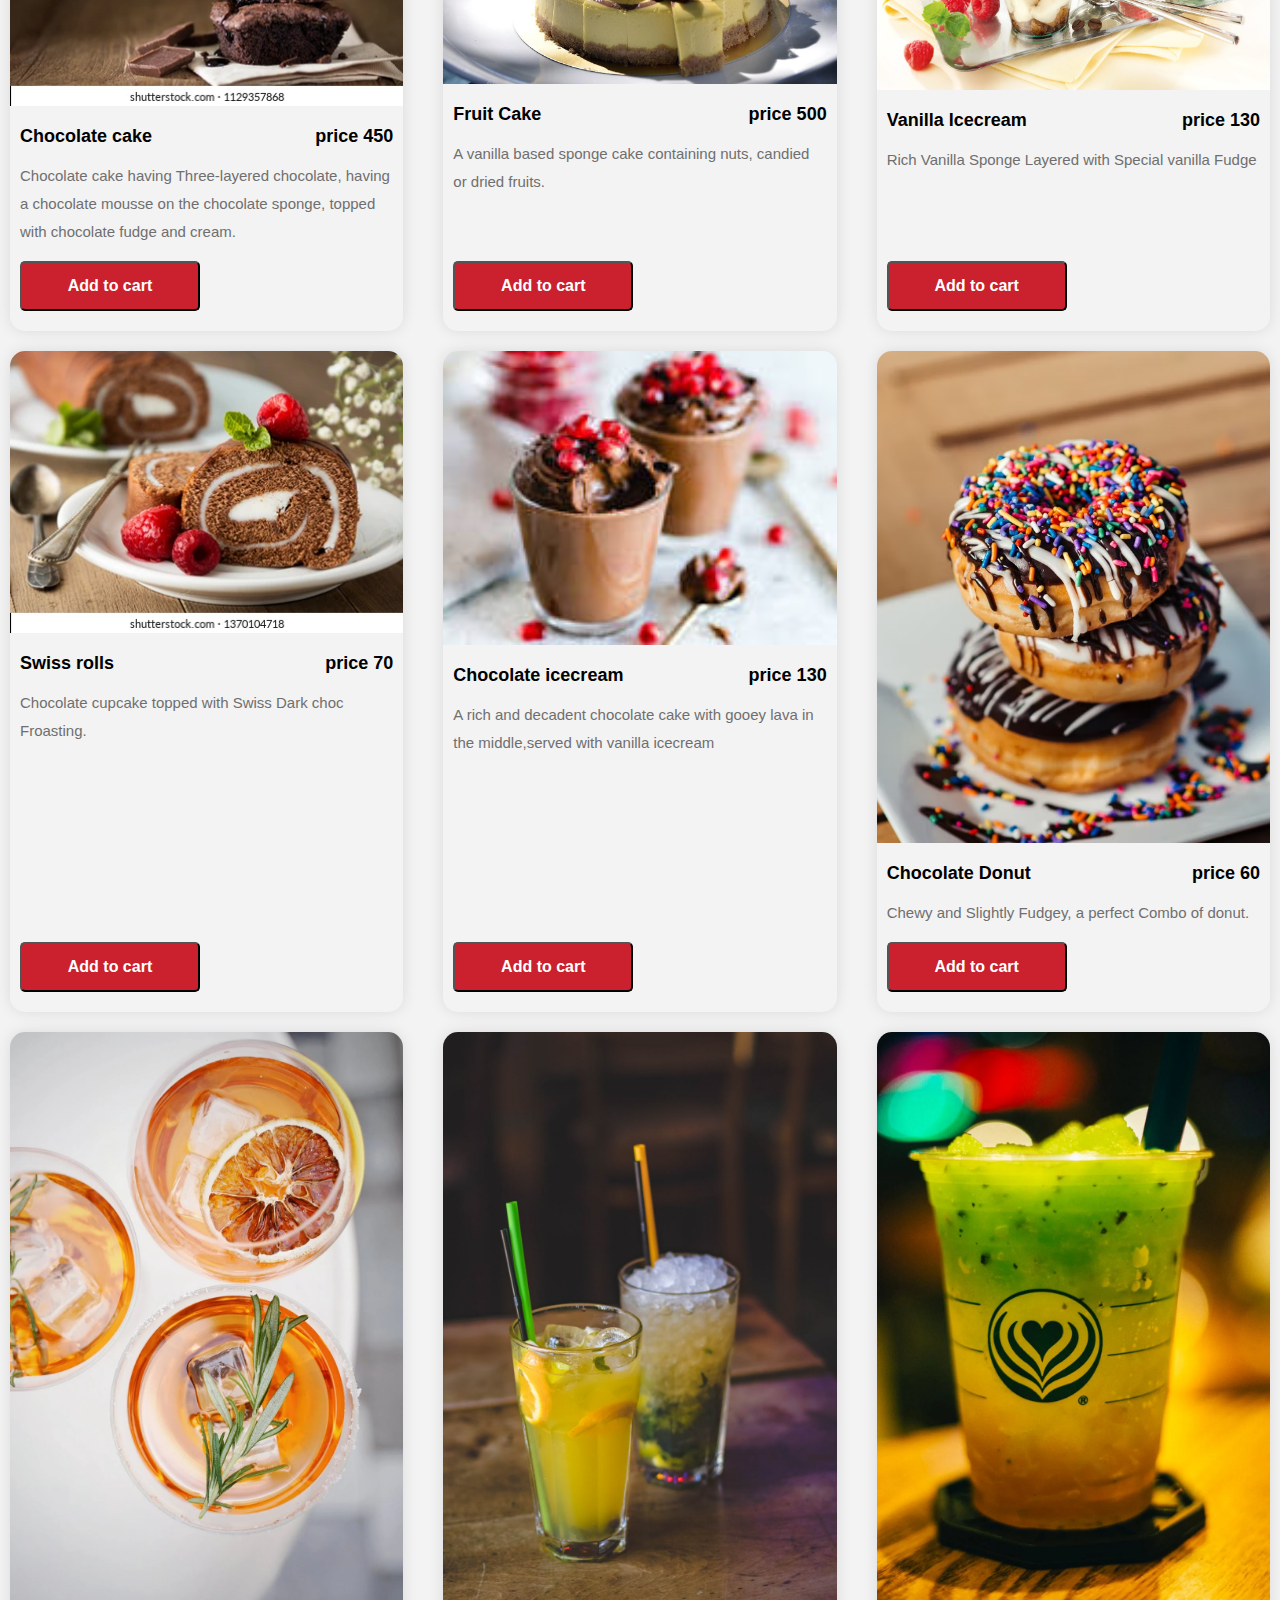
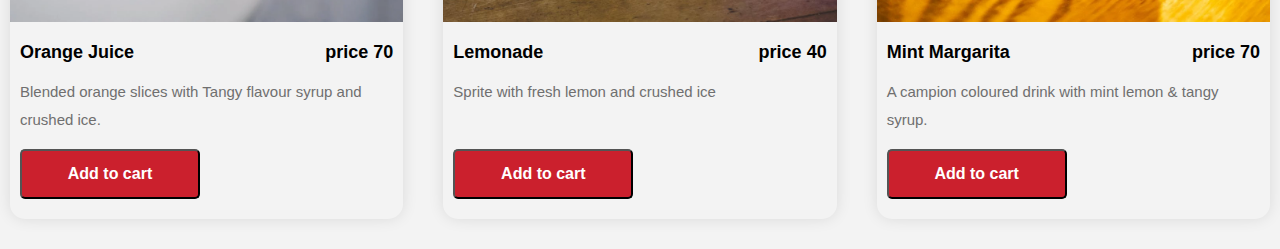
<file: index4.html>
<!DOCTYPE html>
<html lang="en">

<head>
    <meta charset="UTF-8">
    <meta http-equiv="X-UA-Compatible" content="IE=edge">
    <meta name="viewport" content="width=device-width, initial-scale=1.0">
    <title>Food Gallery</title>


    <link rel="stylesheet" href="https://fonts.googleleapis.com/css2?family=Poppins:weight@400;600$display=swap">
    <!-- custom csss file link -->
    <link rel="stylesheet" href="popular.css">

</head>

<body>

    
    <div class="menu">
        <div class="heading">
            <h1>Food Break</h1>
            <h3>&mdash; Menu &mdash; </h3>

        </div>


        <div class="food-items">
            <img src="images copy\image1.png">
            <div class="details">
                <div class="details-sub">
                    <h5>Chicken Karahi</h5>
                    <h5 class="price">price 500</h5>

                </div>
                <p>Traditional chicken karahi cooked in tomato,chillies,chillies &freshly grinded spices </p>
                <button>Add to cart</button>

            </div>
        </div>


        <div class="food-items">
            <img src="images copy\image2.jfif">
            <div class="details">
                <div class="details-sub">
                    <h5>Pasta</h5>
                    <h5 class="price">price 120</h5>

                </div>
                <p>Flavorful chicken along with moist pasta,with creamy green pesto sauce.</p>
                <button>Add to cart</button>

            </div>
        </div>



        <div class="food-items">
            <img src="images copy\image2.png">
            <div class="details">
                <div class="details-sub">
                    <h5>Seekh kabab</h5>
                    <h5 class="price">price 300</h5>

                </div>
                <p>Traditional seekh kabab with marinate yogurt,chillies & freshly grinded spices and grill in smoke.</p>
                <button>Add to cart</button>

            </div>
        </div>




        <div class="food-items">
            <img src="images copy\image2.webp">
            <div class="details">
                <div class="details-sub">
                    <h5>Zinger roll</h5>
                    <h5 class="price">price 150</h5>

                </div>
                <p>A delicious combination of juicy chicken  and mayo sauce served with cheese.</p>
                <button>Add to cart</button>

            </div>
        </div>




        <div class="food-items">
            <img src="images copy\image4.webp">
            <div class="details">
                <div class="details-sub">
                    <h5>Mini rolls</h5>
                    <h5 class="price">price 60</h5>

                </div>
                <p> Full of flavoured wrap with chicked fill and served with mayo sause.,lectuces </p>
                <button>Add to cart</button>

            </div>
        </div>



        <div class="food-items">
            <img src="images copy\image3.jfif">
            <div class="details">
                <div class="details-sub">
                    <h5>Spaghatty</h5>
                    <h5 class="price">price 120</h5>

                </div>
                <p>Our hand made stir freies noodles with chunks of chicken and vegitable seasoned with soya sause and other flavorful sauces </p>
                <button>Add to cart</button>

            </div>
        </div>



        <div class="food-items">
            <img src="images copy\image3.png">
            <div class="details">
                <div class="details-sub">
                    <h5>Chicken Biryani</h5>
                    <h5 class="price">price 150</h5>

                </div>
                <p>Traditional chicken biryani cooked in tomato,chillies,yogart &freshly grinded spices, herbs and add in rice  </p>
                <button>Add to cart</button>

            </div>
        </div>




        <div class="food-items">
            <img src="images copy\image3.webp">
            <div class="details">
                <div class="details-sub">
                    <h5>Chapli kabab</h5>
                    <h5 class="price">price 100</h5>

                </div>
                <p>Full of flavoured, but consist of mild specices juicy,packed with pashwari spices for an authentic twist </p>
                <button>Add to cart</button>

            </div>
        </div>


        <div class="food-items">
            <img src="images copy\fish.jpg">
            <div class="details">
                <div class="details-sub">
                    <h5>Fish</h5>
                    <h5 class="price">price 250</h5>

                </div>
                <p>Crunchy fish stick marinatted in-house mixed spices,served with our spacial sause</p>
                <button>Add to cart</button>

            </div>
        </div>



        <div class="food-items">
            <img src="images copy\image7.png">
            <div class="details">
                <div class="details-sub">
                    <h5>Chicken Malai Boti</h5>
                    <h5 class="price">price 210</h5>

                </div>
                <p>Boneless Chicken pieces marinae in a creamy based marination.cooked to perfection that in melts in your mouth.</p>
                <button>Add to cart</button>

            </div>
        </div>




        <div class="food-items">
            <img src="images copy\tandoori.jpg">
            <div class="details">
                <div class="details-sub">
                    <h5>Chicken tandoori</h5>
                    <h5 class="price">price 230</h5>

                </div>
                <p>A must choice for specices lovers boned chicken marinated in ginger,garlic,red chilies and more served with our special BBQ sauce.</p>
                <button>Add to cart</button>

            </div>
        </div>


        <div class="food-items">
            <img src="images copy\tikka1.jpg">
            <div class="details">
                <div class="details-sub">
                    <h5>Chicken tikka</h5>
                    <h5 class="price">price 300</h5>

                </div>
                <p>Quarter chicken, marinated in ginger,garlic,red chillies and more served with our special BBQ sauces</p>
                <button>Add to cart</button>

            </div>
        </div>




        <div class="food-items">
            <img src="images copy\burger.jpg">
            <div class="details">
                <div class="details-sub">
                    <h5>Beef Burger three layer</h5>
                    <h5 class="price">price 300</h5>

                </div>
                <p>Mouthwatering combination of juicy beef patty with tripple lay of alalphine cheese sause served with icebergs lettuce,cucumber and tomatoes. </p>
                <button>Add to cart</button>

            </div>
        </div>




        <div class="food-items">
            <img src="images copy\image8.png">
            <div class="details">
                <div class="details-sub">
                    <h5>Behari Kabab</h5>
                    <h5 class="price">price 280</h5>

                </div>
                <p>Melt in mouth pieces chicken marinated in spieces and barbecued to perfection on charcoal grill.</p>
                <button>Add to cart</button>

            </div>
        </div>


        <div class="food-items">
            <img src="images copy\Lasagne.jpeg">
            <div class="details">
                <div class="details-sub">
                    <h5>Lasagne</h5>
                    <h5 class="price">price 230</h5>

                </div>
                <p>A creamy Lasagne fettuccine spiced with cheese served with full packed flavored shrimp. </p>
                <button>Add to cart</button>

            </div>
        </div>




        <div class="food-items">
            <img src="images copy\image.jfif">
            <div class="details">
                <div class="details-sub">
                    <h5>Chicken Burger</h5>
                    <h5 class="price">price 200</h5>

                </div>
                <p>Crunchy chicken fillet, spicy mayo, lettuce, sandwiched between a sesame seed bun </p>
                <button>Add to cart</button>

            </div>
        </div>




        <div class="food-items">
            <img src="images copy\image13.jpg">
            <div class="details">
                <div class="details-sub">
                    <h5>Prawn</h5>
                    <h5 class="price">price 190</h5>

                </div>
                <p>Big size prawns topped with hot red chillies sauce </p>
                <button>Add to cart</button>

            </div>
        </div>


        <div class="food-items">
            <img src="images copy\tikka.jpg">
            <div class="details">
                <div class="details-sub">
                    <h5>Chicken tikka leg piece</h5>
                    <h5 class="price">price 230</h5>

                </div>
                <p>Grill chicken botis mixed with homemade sauce </p>
                <button>Add to cart</button>

            </div>
        </div>





        <div class="food-items">
            <img src="images copy\burger.png">
            <div class="details">
                <div class="details-sub">
                    <h5>Smooky hamburger</h5>
                    <h5 class="price">price 182</h5>

                </div>
                <p>A delicious combination of juicy and smokey with chicken patty and bbq sauce served with cheese in seasamed bun. </p>
                <button>Add to cart</button>

            </div>
        </div>




        <div class="food-items">
            <img src="images copy\iimage10.jpg">
            <div class="details">
                <div class="details-sub">
                    <h5>Vegetable</h5>
                    <h5 class="price">price 80</h5>

                </div>
                <p> Vegetables cooked in handi with creamy and special species. </p>
                <button>Add to cart</button>

            </div>
        </div>


        <div class="food-items">
            <img src="images copy\image9.jpg">
            <div class="details">
                <div class="details-sub">
                    <h5>Fried Chicken</h5>
                    <h5 class="price">price 182</h5>

                </div>
                <p>Golden fried boneless chicken with marinate special speices.</p>
                <button>Add to cart</button>

            </div>
        </div>




        <div class="food-items">
            <img src="images copy\hotsoup.jpg">
            <div class="details">
                <div class="details-sub">
                    <h5>Hot and Sour soup</h5>
                    <h5 class="price">price 130</h5>

                </div>
                <p>Made with chicken broth with chunks of chickens and variety of vegetables along with tangy teste </p>
                <button>Add to cart</button>

            </div>
        </div>




        <div class="food-items">
            <img src="images copy\sea food.jpg">
            <div class="details">
                <div class="details-sub">
                    <h5>Sea Food Chowder</h5>
                    <h5 class="price">price 150</h5>

                </div>
                <p>Chunks of seafood in a creamy based soup</p>
                <button>Add to cart</button>

            </div>
        </div>


        <div class="food-items">
            <img src="images copy\cornsoup.jpg">
            <div class="details">
                <div class="details-sub">
                    <h5>Chiken corn soup</h5>
                    <h5 class="price">price 120</h5>

                </div>
                <p>A pure chicken stock with chicken miced and bites of corn </p>
                <button>Add to cart</button>

            </div>
        </div>


        <div class="food-items">
            <img src="images copy\sweet4.jpg">
            <div class="details">
                <div class="details-sub">
                    <h5>Chocolate cake</h5>
                    <h5 class="price">price 450</h5>

                </div>
                <p>Chocolate cake having Three-layered chocolate, having a chocolate mousse on the chocolate sponge, topped with chocolate fudge and cream. </p>
                <button>Add to cart</button>

            </div>
        </div>




        <div class="food-items">
            <img src="images copy\fruitcake.webp">
            <div class="details">
                <div class="details-sub">
                    <h5>Fruit Cake</h5>
                    <h5 class="price">price 500</h5>

                </div>
                <p>A vanilla based sponge cake containing nuts, candied or dried fruits.

                </p>
                <button>Add to cart</button>

            </div>
        </div>


        <div class="food-items">
            <img src="images copy\sweet6.jpg">
            <div class="details">
                <div class="details-sub">
                    <h5>Vanilla Icecream</h5>
                    <h5 class="price">price 130</h5>

                </div>
                <p>Rich Vanilla Sponge Layered with Special vanilla Fudge 

 

                </p>
                <button>Add to cart</button>

            </div>
        </div>


        <div class="food-items">
            <img src="images copy\sweet7.jpg">
            <div class="details">
                <div class="details-sub">
                    <h5>Swiss rolls</h5>
                    <h5 class="price">price 70</h5>

                </div>
                <p>Chocolate cupcake topped with Swiss Dark choc Froasting.

                </p>
                <button>Add to cart</button>

            </div>
        </div>




        <div class="food-items">
            <img src="images copy\sweet3.jpg">
            <div class="details">
                <div class="details-sub">
                    <h5>Chocolate icecream</h5>
                    <h5 class="price">price 130</h5>

                </div>
                <p>A rich and decadent chocolate cake with gooey lava in the middle,served with vanilla icecream</p>
                <button>Add to cart</button>

            </div>
        </div>


        <div class="food-items">
            <img src="images copy\donut.avif">
            <div class="details">
                <div class="details-sub">
                    <h5>Chocolate Donut</h5>
                    <h5 class="price">price 60</h5>

                </div>
                <p>Chewy and Slightly Fudgey, a perfect Combo of donut.

                </p>
                <button>Add to cart</button>

            </div>
        </div>


        <div class="food-items">
            <img src="images copy\drink1.jpg">
            <div class="details">
                <div class="details-sub">
                    <h5>Orange Juice</h5>
                    <h5 class="price">price 70</h5>

                </div>
                <p>Blended orange slices with Tangy flavour syrup and crushed ice. </p>
                <button>Add to cart</button>
 
            </div>
        </div>




        <div class="food-items">
            <img src="images copy\drink2.jpeg">
            <div class="details">
                <div class="details-sub">
                    <h5>Lemonade</h5>
                    <h5 class="price">price 40</h5>

                </div>
                <p>Sprite with fresh lemon and crushed ice </p>
                <button>Add to cart</button>

            </div>
        </div>


        <div class="food-items">
            <img src="images copy\drink4.jpg">
            <div class="details">
                <div class="details-sub">
                    <h5>Mint Margarita</h5>
                    <h5 class="price">price 70</h5>

                </div>
                <p>A campion coloured drink with mint lemon & tangy syrup. </p>
                <button>Add to cart</button>

            </div>
        </div>











    </div>




    

    

</body>

</html>
</file>
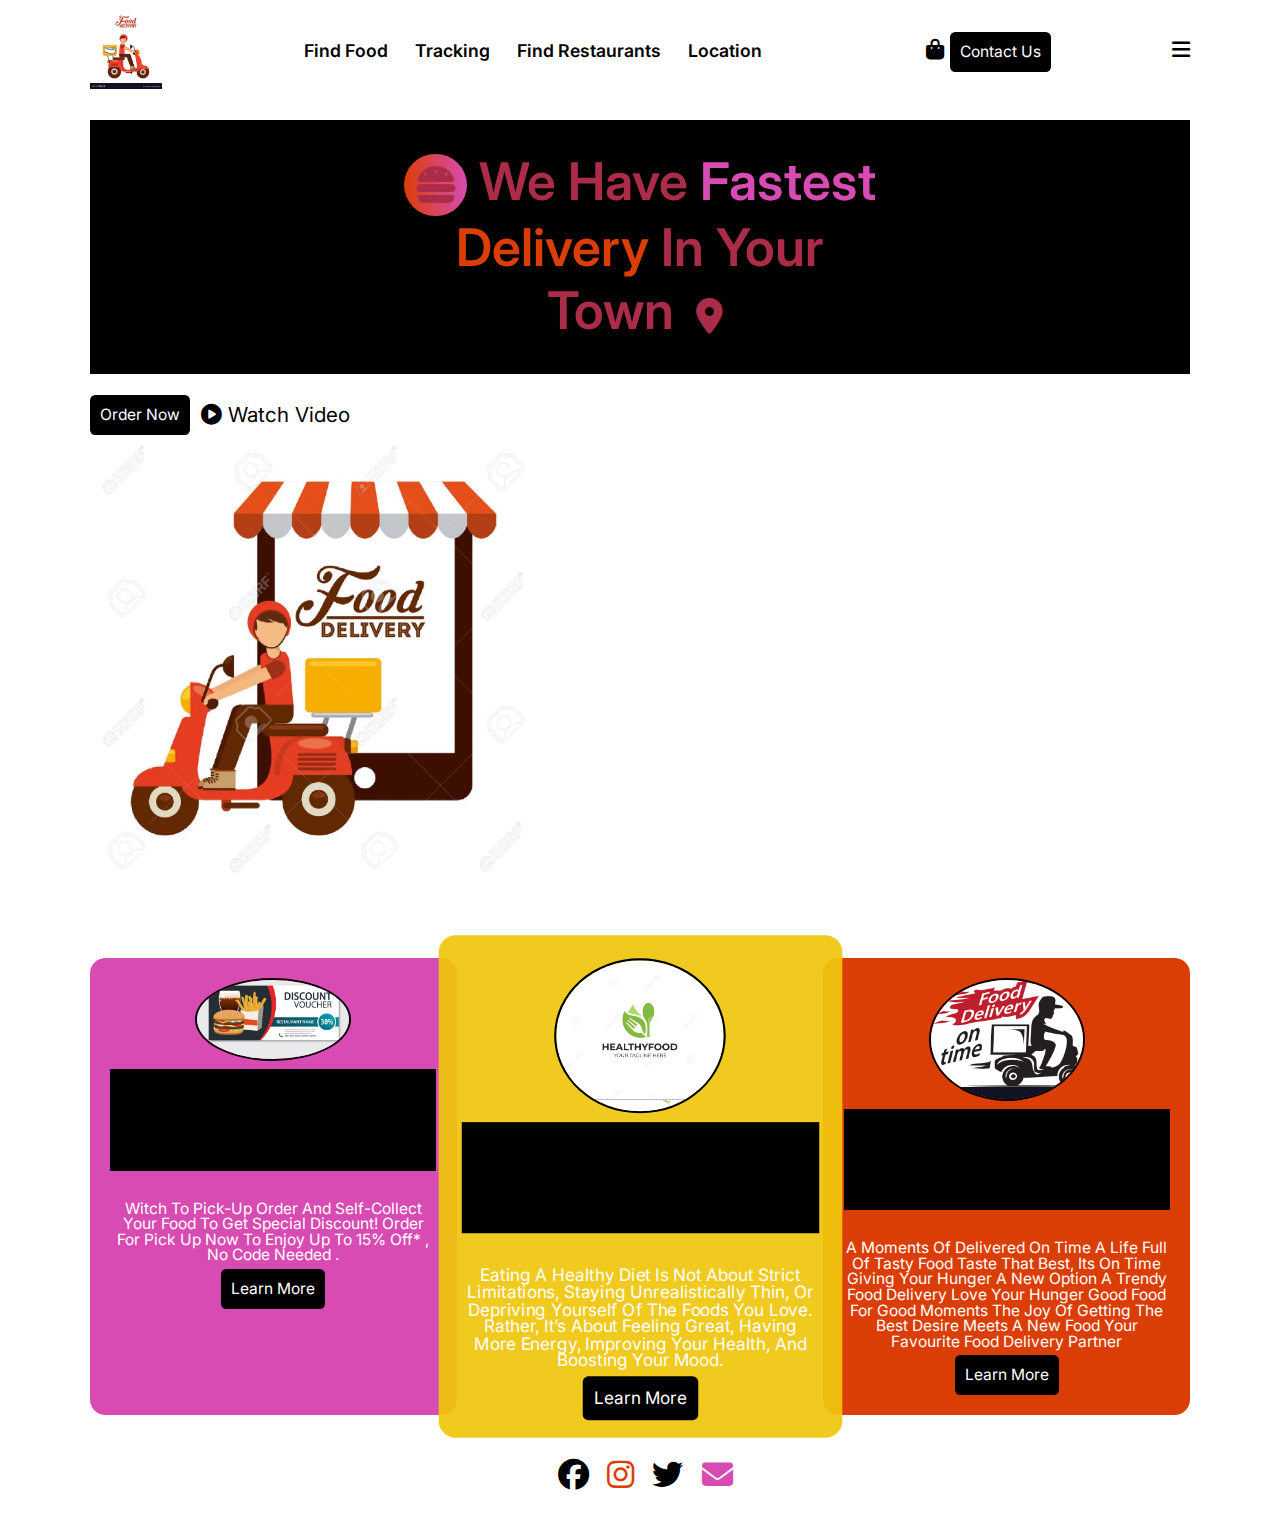
<file: index5.html>
<!DOCTYPE html>
<html lang="en">

<head>
    <meta charset="UTF-8">
    <meta http-equiv="X-UA-Compatible" content="IE=edge">
    <meta name="viewport" content="width=device-width, initial-scale=1.0">
    <!-- css file link-->
    <link rel="stylesheet" href="style.css">
    <!-- now add font awesome link -->
    <link rel="stylesheet" href="https://cdnjs.cloudflare.com/ajax/libs/font-awesome/6.2.0/css/all.min.css">
    <!--java cript fil link-->
    <script src="index.js"></script>

    <title>Food Delivery Website</title>
</head>

<body>
    <!-- navbar start -->
    <header>
        <img src="images copy/delivery.jpg" alt="logo" class="logo" style="width:7rem" />
        <div class="navbar-container active">
            <div class="navbar-links">
                <a href="#">find food</a>
                <a href="#">tracking</a>
                <a href="#">find restaurants</a>
                <a href="#">location</a>

            </div>
            <div class="btn-div">
                <i class="fa-solid fa-bag-shopping"></i>
                <a href="#" class="btn">contact us</a>
            </div>
        </div>
        <!-- add menu bar icon -->
        <i class="fa-solid fa-bars"></i>

    </header>

    <!-- home section start -->
    <section class="home">
        <div class="content-div">
            <h1 class="heading">
                <i class="fa-solid fa-burger"></i>
                we have <span class="pink-text">fastest</span> <br>
                <span class="orange-text">delivery</span> in your<br>
                town <i class="fa-solid fa-location-dot"></i>
            </h1>
            <div class="btn-div">
                <a href="#" class="btn">order now</a>
                <a href="#" class="video-btn">
                    <i class="fa-solid fa-circle-play"></i>
                    watch video
                </a>
            </div>

            <div class="image-div">
                <img src="images copy/delivery3.webp" alt="" style="max-width: 43rem" />

            </div>
    </section>
    <!-- card section starts -->
    <section class="cards-section">
        <div class="cards-div">
            <!-- single card starts-->
            <div class="card">
                <img src="images copy/delivery6.jpg" alt="" style="width:15rem">
                <p class="heading">discount voucher</p>
                <p class="text">
                    witch to pick-up order
and self-collect your food to get special discount!
Order for pick up now to enjoy up to 15% off* , no code needed .<br>
                </p>

                <a href="#" class="btn">learn more</a>

            </div>
            <!-- single card end-->
            <!-- single card stars-->
            <div class="card">
                <img src="images copy/delivery5.jpg" alt="" style="width:15rem">
                <p class="heading">fresh healthy food</p>
                <p class="text">
                    Eating a healthy diet is not about strict limitations, staying unrealistically thin, or depriving
                    yourself of the foods you love. Rather, it’s
                    about feeling great, having more energy, improving your health, and boosting your mood.<br>
                </p>
                <a href="#" class="btn">learn more</a>

            </div>
            <!-- single card end-->
            <!-- single card stars-->
            <div class="card">
                <img src="images copy/delivery1.jpg" alt="" style="width:15rem">
                <p class="heading">faster delivery</p>
                <p class="text">
                    A Moments of Delivered on Time
                    A life full of Tasty Food
                    Taste that best, its on time
                    Giving your Hunger a new Option
                    A Trendy Food Delivery
                    Love your Hunger
                    Good Food for Good Moments
                    The joy of Getting the Best
                    Desire meets a new Food
                    Your Favourite Food delivery Partner<br>
                </p>
                <a href="#" class="btn">learn more</a>

            </div>
            <!-- single card end-->
        </div>
    </section>
    <!-- Footer section -->
    <section class="footer">
        <i class="fa-brands fa-facebook"></i>
        <i class="fa-brands fa-instagram"></i>
        <i class="fa-brands fa-twitter"></i>
        <i class="fa-solid fa-envelope"></i>
    </section>

</body>

</html>
</file>
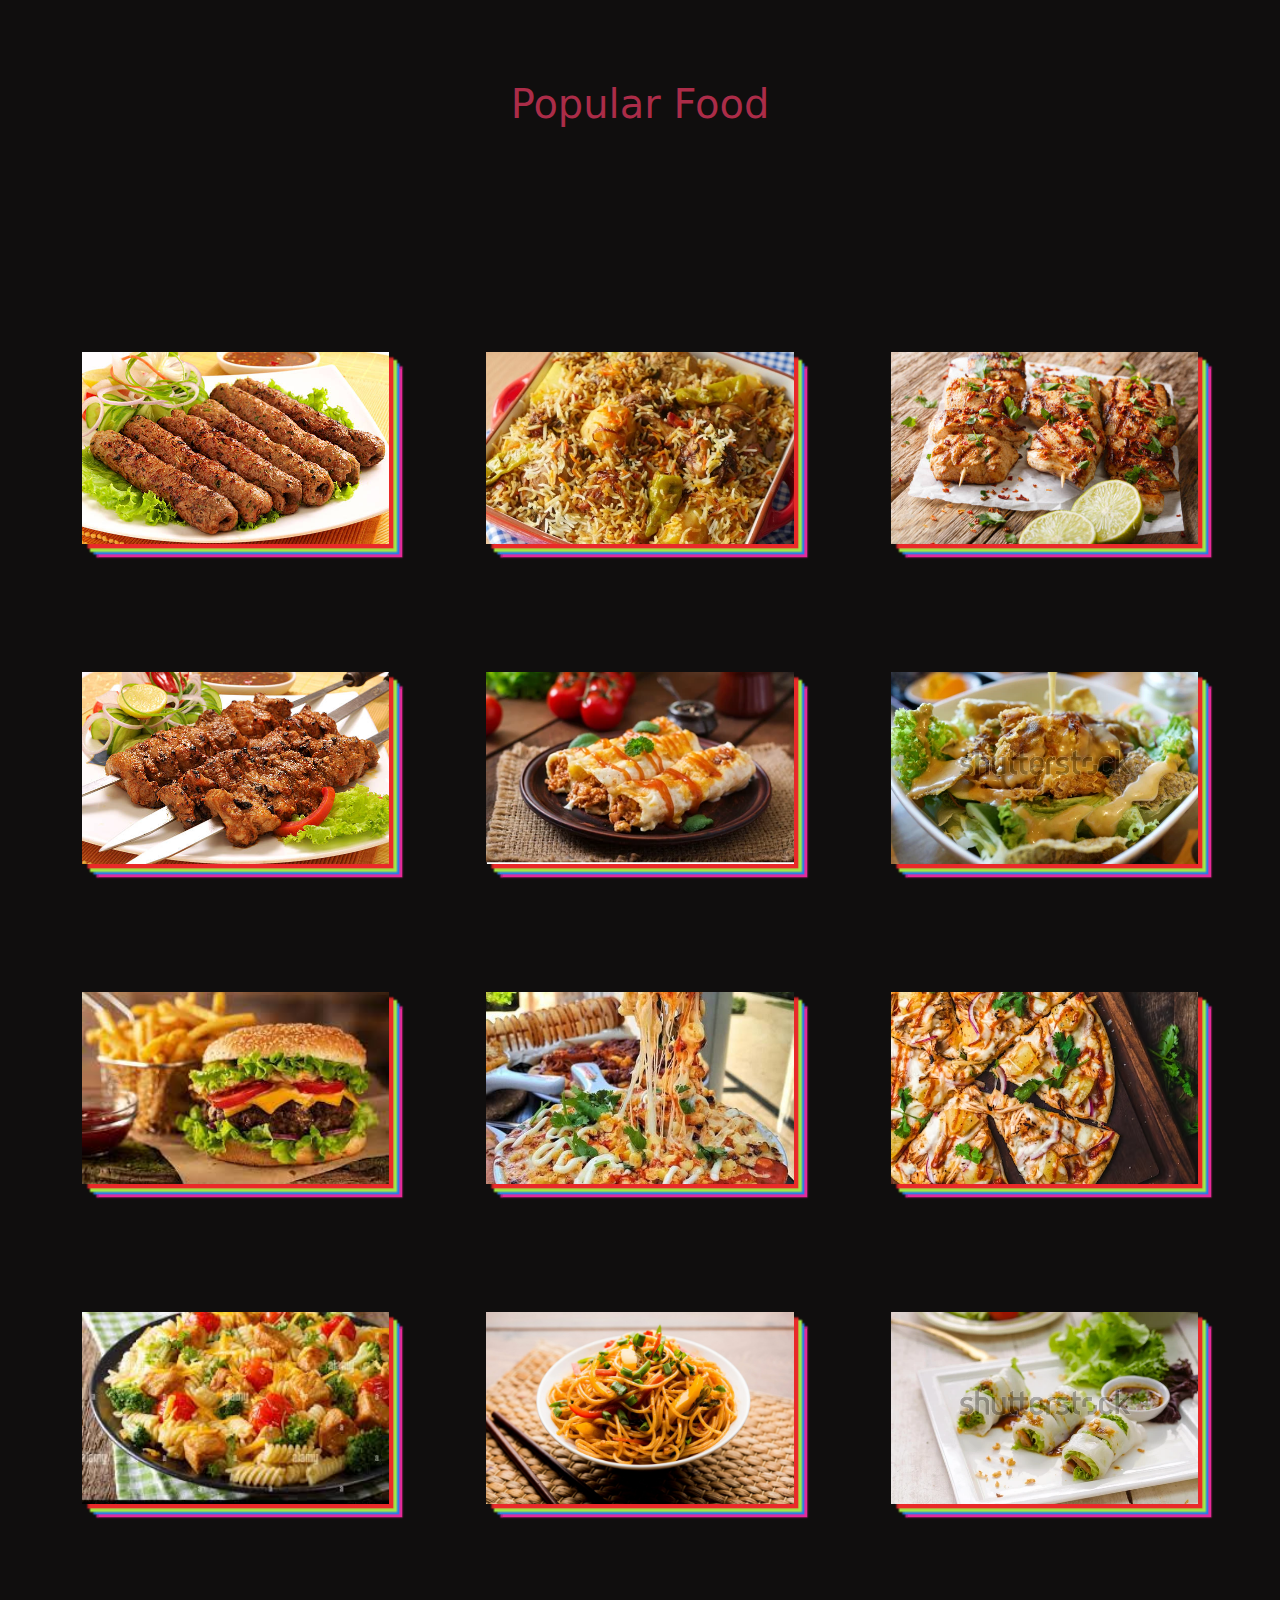
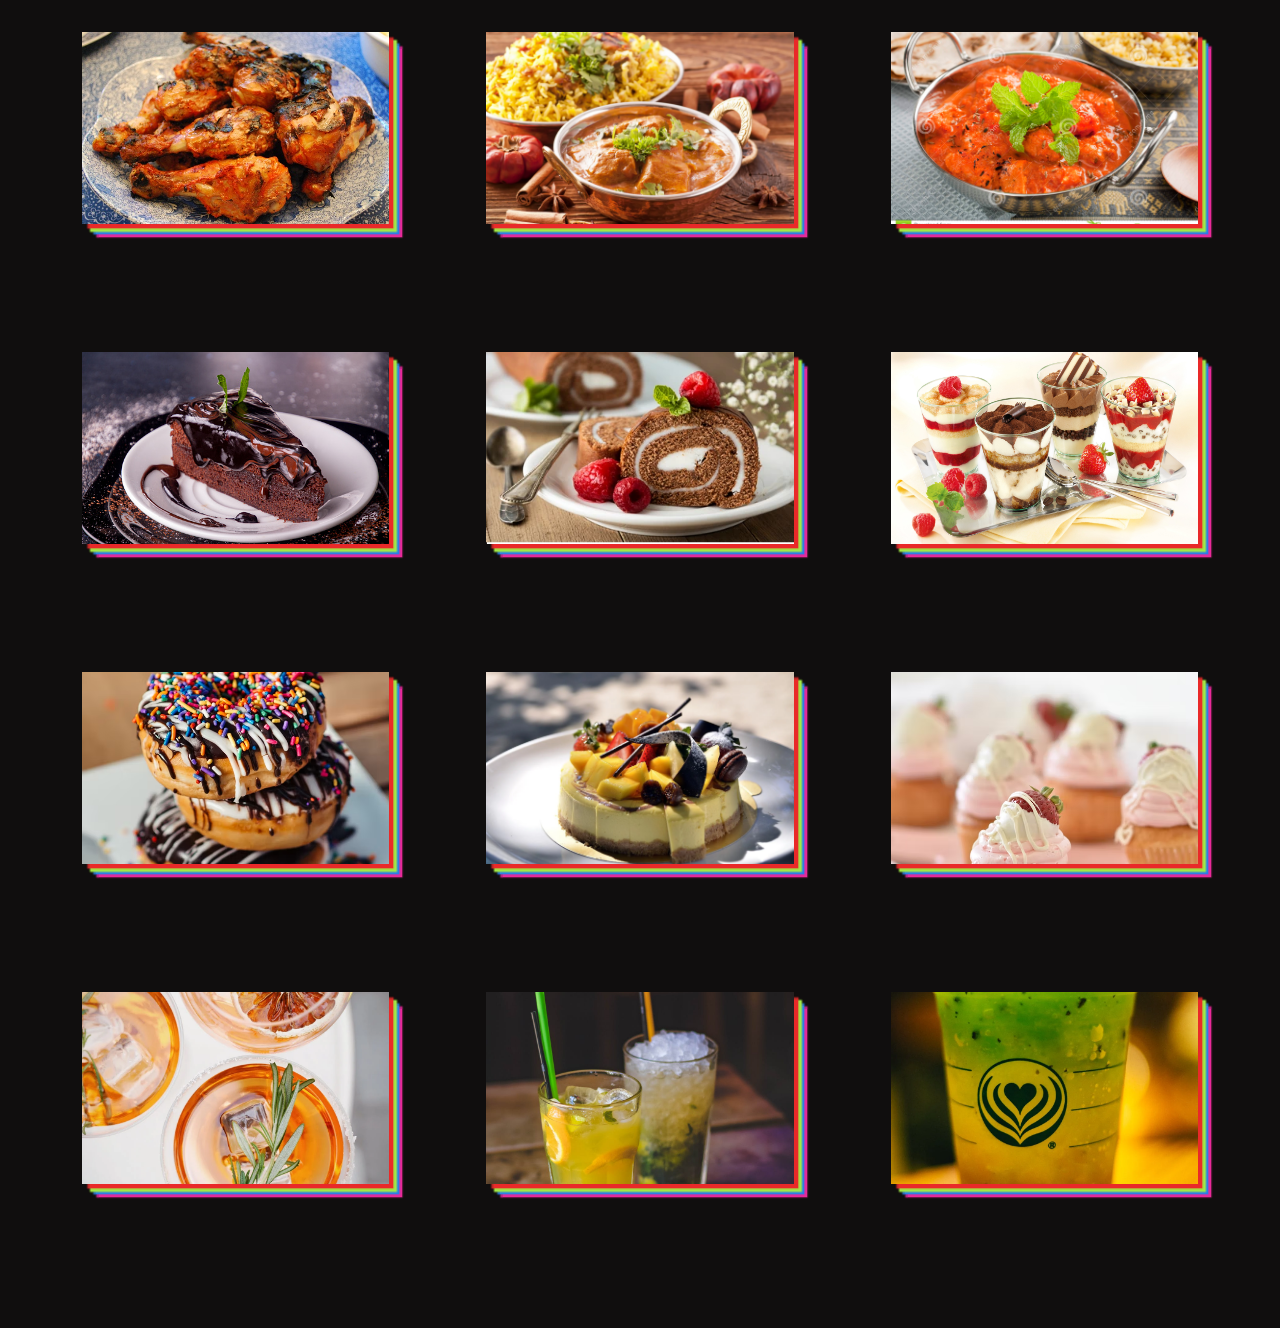
<file: speciality.html>
<!DOCTYPE html>
<html lang="en">

<head>
    <meta charset="UTF-8">
    <meta http-equiv="X-UA-Compatible" content="IE=edge">
    <meta name="viewport" content="width=device-width, initial-scale=1.0">
    <title>Popular Food</title>
    <link rel="stylesheet" href="style2.css">

    <link href="https://cdn.jsdelivr.net/npm/bootstrap@5.1.3/dist/css/bootstrap.min.css" rel="stylesheet">
    <script src="https://cdn.jsdelivr.net/npm/bootstrap@5.1.3/dist/js/bootstrap.bundle.min.js"></script>

<body>

    <!-- navbar start--

    <nav>
        <label class="logo"></label>
        <ul>
            <li><a class="active" href="">Home</a></li>
            <li><a href="#">About</a></li>
            <li><a href="index5.html">Service</a></li>
            <li><a href="index4.html">Food Gallery</a></li>
            <li><a href="speciality.html">Popular Food</a></li>
            <li><a href="contact.html">Contact</a></li>
        </ul>
        <label id="icon">
            <i class="fas fa-bars"></i>
        </label>--

    </nav>
    <div class="menu">
        <div class="heading">
            <h1>Food Break</h1>
            <h3>&mdash; Menu &mdash; </h3>

        </div>
    <!--Section 3-->
    <section class="section-3">
        <h1 class="section-heading" style="color:  #AB2C48;">Popular Food</h1>
        <div class="gallery">
            <a href="#" class="gallery-link" title="Order Now">
                <img src="images copy/image2.png" class="food-img">
                <h3 class="food-name">Seekh Kabab</h3>
                <p class="food-description">price 620
                </p>
            </a>

            <a href="#" class="gallery-link" title="Order Now">
                <img src="images copy/biryani.jpg" class="food-img">
                <h3 class="food-name">Biryani</h3>
                <p class="food-description">price 120
                </p>
            </a>
            <a href="#" class="gallery-link" title="Order Now">
                <img src="images copy/image7.png" class="food-img">
                <h3 class="food-name">Malai Boti</h3>
                <p class="food-description"> price 800
                </p>
            </a>


            <a href="#" class="gallery-link" title="Order Now">
                <img src="images copy/image8.png" class="food-img">
                <h3 class="food-name">Behari Kabab</h3>
                <p class="food-description">price 600
                </p>
            </a>
            <a href="#" class="gallery-link" title="Order Now">
                <img src="images copy/image2.webp" class="food-img">
                <h3 class="food-name">Zinger Roll</h3>
                <p class="food-description">price 300
                </p>
            

            </a>
            </a>
            <a href="#" class="gallery-link" title="Order Now">
                <img src="images copy/image2webp.webp" class="food-img">
                <h3 class="food-name">Broast</h3>
                <p class="food-description">price 400</p>

            
            </a>
            </a>
            <a href="#" class="gallery-link" title="Order Now">
                <img src="images copy/image.jfif" class="food-img">
                <h3 class="food-name">Beef burger</h3>
                <p class="food-description">price 100</p>

            </a>
            </a>


            </a>
            </a>
            <a href="#" class="gallery-link" title="Order Now">
                <img src="images copy/lasagne.jpg" class="food-img">
                <h3 class="food-name">Pizza fries</h3>
                <p class="food-description">price 150</p>

            </a>
            </a>
            <a href="#" class="gallery-link" title="Order Now">
                <img src="images copy/pizza.avif" class="food-img">
                <h3 class="food-name">Fajita Pizza</h3>
                <p class="food-description">price 500</p>

            </a>
            <a href="#" class="gallery-link" title="Order Now">
                <img src="images copy/image2.jfif" class="food-img">
                <h3 class="food-name">Pasta</h3>
                <p class="food-description">price 200</p>
            </a>
            </a>
            <a href="#" class="gallery-link" title="Order Now">
                <img src="images copy/image.jpeg" class="food-img">
                <h3 class="food-name">Spagatti</h3>
                <p class="food-description">price 150</p>

            </a>
            </a>
            <a href="#" class="gallery-link" title="Order Now">
                <img src="images copy/image4.webp" class="food-img">
                <h3 class="food-name"> Mini rolls</h3>
                <p class="food-description">price 200</p>

            </a>
            <a href="#" class="gallery-link" title="Order Now">
                <img src="images copy/tikka.jpg" class="food-img">
                <h3 class="food-name">Chicken Tikka</h3>
                <p class="food-description">price 350</p>

            </a>
            </a>
            </a>
            <a href="#" class="gallery-link" title="Order Now">
                <img src="images copy/image1.png" class="food-img">
                <h3 class="food-name">Karahi</h3>
                <p class="food-description">price 400</p>

            </a>
            </a>
            <a href="#" class="gallery-link" title="Order Now">
                <img src="images copy/tandoori.jpg" class="food-img">
                <h3 class="food-name">Chicken tandoori</h3>
                <p class="food-description">price 350</p>

            


            <a href="#" class="gallery-link" title="Order Now">
                <img src="images copy/sweet5.jpg" class="food-img">
                <h3 class="food-name">Pastry</h3>
                <p class="food-description">price 80</p>

            </a>
            </a>
            <a href="#" class="gallery-link" title="Order Now">
                <img src="images copy/sweet7.jpg" class="food-img">
                <h3 class="food-name">swiss rolls</h3>
                <p class="food-description">price 50</p>

            </a>
            <a href="#" class="gallery-link" title="Order Now">
                <img src="images copy/sweet6.jpg" class="food-img">
                <h3 class="food-name">Vanilla icecream</h3>
                <p class="food-description">price 120</p>

            </a>

            <a href="#" class="gallery-link" title="Order Now">
                <img src="images copy/donut.avif" class="food-img">
                <h3 class="food-name">Donut</h3>
                <p class="food-description">price 60</p>

            </a>
            <a href="#" class="gallery-link" title="Order Now">
                <img src="images copy/fruitcake.webp" class="food-img">
                <h3 class="food-name">Fruit cake</h3>
                <p class="food-description">price 450</p>

            </a>
            </a>
            <a href="#" class="gallery-link" title="Order Now">
                <img src="images copy/cupcake.avif" class="food-img">
                <h3 class="food-name">Cupcake</h3>
                <p class="food-description">price 100</p>

            </a>
            <a href="#" class="gallery-link" title="Order Now">
                <img src="images copy/drink1.jpg" class="food-img">
                <h3 class="food-name">Orange juice</h3>
                <p class="food-description">price 120</p>

            </a>
            </a>
            <a href="#" class="gallery-link" title="Order Now">
                <img src="images copy/drink2.jpeg" class="food-img">
                <h3 class="food-name">Lemonade</h3>
                <p class="food-description">price 120</p>

            </a>
            <a href="#" class="gallery-link" title="Order Now">
                <img src="images copy/drink4.jpg" class="food-img">
                <h3 class="food-name">Mint margarita</h3>
                <p class="food-description">price 120</p>

            </a>



























            </a>
        </div>
    </section>
</body>

</html>
</file>
<file: style1.css>
@import url("link href =https://fonts.googleapis.com/css2?family=Montserrat:ital,wght@0,400;0,500;1,100;1,200;1,400;1,500&family=Poppins:ital,wght@0,100;0,200;0,300;0,400;0,500;0,700;0,800;1,100;1,200;1,300;1,400;1,500;1,600;1,700;1,800&family=Quintessential&family=Raleway:ital,wght@0,400;0,500;0,600;0,800;1,100;1,400;1,500;1,600&family=Roboto:ital,wght@0,300;0,500;1,100;1,300;1,500&family=The+Nautigal:wght@400;700&display=swap" rel="stylesheet">
);

*,
*:after,
*:before{
    -webkit-box-sizing: border-box;
    box-sizing: border-box;
    margin: 0;
    padding: 0;
}

:active,
:hover
:focus{
    outline: 0 !important;
    outline-offset: 0;
}

a,
a:hover{
    color: var(--primary-color) !important;
}

ul,
ol{
    margin: 0;
    padding: 0;
}

/*=========== variable define============*/
:root{
    --primary-color: #AB2C48;
    --second-color: #43121d;
    --third-color: #f98169;
    --white-color: #fff;
    --text-color: #555;
    --text-gray: #999;
    --black-color: #000;
    --primary-font:'Roboto', 'sans-serif';
    --second-font:'Quicksand', 'sans-serif';
    
}

html{
    scroll-behavior: smooth;
}

body{
    font-family: var(--primary-font);
    font-size: 100%;
    font-weight: 400;
}

/*
======================
custom scroll bar
======================
*/
::-webkit-scrollbar{
    width: 0.625rem;
}

::-webkit-scrollbar-track{
    background-color: #fff;
}

::-webkit-scrollbar-thumb{
    background: var(--primary-color);
}


/*
======================
custom css design
======================
*/

h1{
    font-size: 3rem;
    font-weight: 900;
    margin-bottom: 3rem;
    color: var(--second-color);
}

h2{
    font-weight: 700;
    font-size: 2.25rem;
    text-transform: capitalize;
    font-family: var(--second-font);
    color: var(--second-color);
    line-height: 3rem;
}

h4{
    color: var(--second-color);
    font-family: var(--second-font);
    text-transform: capitalize;
    font-size: 18px;
    font-weight: 800;
    margin-bottom: 0.5rem;
}

h5{
    color: var(--primary-color);
    text-transform: capitalize;
    font-family: var(--second-font);
    font-size: 1rem;
    font-weight: 700;
    margin-bottom: 0.5rem;
}

p{
    font-size: 1rem;
    color: var(--text-color);
    font-weight: 400;
    line-height: 1.75rem;
    letter-spacing: 1px;
}

.main-btn {
    display: inline-block !important;
    padding: 0.625rem 1.875rem;
    background-color: var(--primary-color);
    border: 0.1875rem solid var(--primary-color);
    color: var(--white-color);
    font-size: 0.9375rem;
    font-weight: 600;
    text-transform: capitalize;
    box-shadow: 0px 2px 10px -1px rgb(0 0 0 / 19%);
    -webkit-transition: all .4s ease-out 0s;
    -o-transition: all .4s ease-out 0s;
    -moz-transition: all .4s ease-out 0s;
    transition: all .4s ease-out 0s;
}

.white-btn {
    padding: 00.625rem 1.875rem;
    line-height: 25px;
    background-color: #fff;
    border: 0.1875rem solid white;
    color: var(--text-color);
    font-size: 00.9375rem;
    font-weight: 600;
    text-transform: capitalize;
    box-shadow: 0px 2px 10px -1px rgb(0 0 0 / 19%);
    -webkit-transition: all .4s ease-out 0s;
    -o-transition: all .4s ease-out 0s;
    -moz-transition: all .4s ease-out 0s;
    transition: all .4s ease-out 0s;

}

.main-btn:hover {
    background-color: transparent;
    color: var(--primary-color);
}


.white-btn:hover {
    background-color: transparent;
    color: var(--primary-color);
    border-color: #AB2C48;
}

.wrapper{
    padding-top: 8.25rem;
    padding-bottom: 8.25rem;
}

.text-content{
    width: 70%;
    margin: auto;
}

.counter-section h2,
.testimonial-section h2,
.book-food-text h2 {
    color-scheme: var(--white-color);
}

/*==========================
header design
============================
*/
.navigation-wrap{
    position: fixed;
    width: 100%;
    left: 0;
    z-index: 1000;
   -webkit-transition: all 0.3s ease-out;
    transition: all 0.3s ease-out;
}
.navigation-wrap .nav-item{
    padding: 0 0.625rem;
    transition: all 200ms linear;
}

.navbar-toggler:focus{
    outline: unset;
    border: unset;
    box-shadow: none;
}

.nav-link{
    font-size: 0.9375rem;
    font-weight: 600;
    text-transform: capitalize;
}

.nav-link{
    font-size: 0.9375rem;
    font-weight: 600;
    text-transform: capitalize;
    color: #AB2C48;
    letter-spacing: 1px;
}
.navigation-wrap .main-btn{
    padding: 0.3125rem;
    box-shadow: none;
    margin-left: 0.625rem;
}
.navigation-wrap .navbar-brand img{
    width: 10rem;
    height: 7rem;
}

/*change navbar stayling on scroll*/
.navigation-wrap.scroll-on{
    position: fixed;
    top: 0;
    left: 0;
    width: 100%;
    background: white;
    box-shadow: 0 0125rem 1.75rem 0 rgb(0,0,0,0.09);
    transition: all.15s ease-in-out 0s;
}

/*
***********************************
top-banner design
***********************************
*/
.top-banner{
    width: 100%;
    background: url(./images/black.jpg) no-repeat left;
    background-size: cover;
    padding: 16.875rem 0 9.375rem;
    animation: float 3s linear infinite

}
@keyframes float{
    0%, 100%{
        transform: translateY(0rem);
    }

    5%{
        transform: translateY(3rem);
    }
}

/*++++++++++++++++
counter design
++++++++++++++++++++
*/
.counter-section{
    background: var(--primary-color);
    padding: 2.5rem 0;
}
.counter-section p{
    color: var(--white-color);
    text-transform: uppercase;
}

/*
***********************************
about section
***********************************
*/

.about-section{
    background: var(--white-color);
}

.about-section .card,
.about-section .card img{
    border-radius:0.625rem;
}
.about-section .text-sec{
    padding-left: 2rem;
}

/*
==========================
food-type
==========================
*/
.food-type{
    padding-top: 3.25rem;
}
.food-type ul li{
    font-size: 1rem;
    color: var(--text-color);
    line-height: 32px;
    position: relative;
    margin-left: 30px;
}
.food-type ul li::before{
    position: absolute;
    left: -2.1875rem;
    color: #AB2C48;
    font-size: 1.25rem;
    font-family: "Font Awesome 5 Free";
    content: '\f00c';
    display: inline-block;
    padding-right: 3px;
    vertical-align: middle;
    font-weight: 900;
}
.story-section{
    width: 100%;
    height: 28.125rem;
    background: url('./images/story.jpg') no-repeat center;
    background-size: cover;
    padding-top: 100px;
    text-align: center;
}
.story-section h2{
    color: #AB2C48;
}

/*
===================
explore our food
===================
*/
.explore-food .card{
    border: none;
    background-color: transparent;
    border-radius: 0.9375rem;
}
.explore-food .card img{
    border-radius: 0.9375rem;
    object-fit: cover;
}
.explore-food .card span{
    display: block;
    font-size: 1.5rem;
    font-weight: 700;
    color: #AB2C48;
    padding-bottom: 1rem;
    border-bottom: 0.0625rem solid white;
}
.explore-food .card span del{
    color:var(--text-gray);
    margin-left: 0.5rem;
}

/* 
===================
testimonial section
===================
*/
.testimonial-section{
    background: url(./images/test.jpg) no-repeat center;
    background-size:cover ;
    padding-top: 150px;
    text-align: center;
}
.testimonial-section .carousel-item{
    margin-top: 3rem;
    padding: 10rem 3.125rem;
    background-color: #fff;
    border-radius: 0.9375rem;
    text-align: center;
}
.testimonial-section .carousel-caption img{
    max-width: 5rem;
    border-radius: 50%;
    padding: 00.3125rem;
    border: 125rem var(--primary-color);
}
.testimonial-section .carousel-item .carousel-caption p{
    font-size: 1.3125rem;
    line-height: 2.0625rem;
    padding:0 11% 0.625rem ;
}
.testimonial-section .carousel-indicators{
    bottom: -2.8125rem;
}
.testimonial-section .carousel-indicators button{
    width: 15px;
    height: 15px;
    outline: none;
    border-radius: 50%;
    border: none;
    margin-right: 1rem;
    opacity: 0.2;
}
.testimonial-section .carousel-indicators button.active{
    opacity: 1;
}

/*
=======================
team section
*/

.team .card{
    background-color: black;
    border-radius:0.625rem ;
    border: .25rem solid var(--primary-color);
    text-align: center;
}
.team .card img{
    border-radius: 0.625rem 0.625rem 0 0;

}
.team h4{
    color: #AB2C48;
    text-transform: uppercase;
}
.team h6{
    color: #fff;
}
.team p{
    color: #fff;
}
.team .social-icons i{
    font-size: 1.125rem;
    transition: 3s all ease;
    margin-top: .3125rem;
    background-color: #AB2C48;
    color: #fff!important;
    border-radius: 50%;
    width: 2.1875rem;
    height: 2.1875rem;
    line-height: 2.1875rem;
}
.team .social-icons i:hover{
    background-color: #fff;
    color: #AB2C48;
}
.team .card:hover{
    background-color: #AB2C48;
    text-decoration: none;
    box-shadow: 0 0 20px 0 rgba(108, 35, 35, 0.3)!important;
}
/*
=====================
book food
====================
*/
.book-food{
    width: 100%!important;
    background: url("./images/resturant.jpg");
    background-position: 0 4.4945rem;
    background-repeat: no-repeat;
    background-size: cover;
    background-attachment: fixed;
    padding: 4.375rem;
}

/*
=====================
download-app
*/
.download-app{
    width: 100%;
    background-image: url("./images/gray.webp");
    background-repeat: no-repeat;
    background-size: cover;
    background-position: center;
}

/*
====================
footer
====================
*/
.footer{
    background: #000;
    text-align: center;
}
.footer .footer-link{
    font-size: 1rem;
    color: #fff;
    padding: 0 1.875rem;
    text-align: center;
}
.footer a{
    font-size: 1.5rem;
    color: #fff;
    padding: 0 1rem;
    text-align: center;
}
</file>
<file: responsive.css>
@media (max-width:1024px){
    /* about action*/
}

@media (max-width: 991px){
    /*cuztom class*/
    .text-content{
        width: 100%;
    }

    /* navbar-brand */
    .navigation-wrap .navbar-brand img{
        height: 3.8125rem;
    }

    .navigation-wrap{
        text-align: center;
        background-color: white;
    }

    .navigation-wrap .nav-link{
        line-height: 1.875rem;
    }

    /* bannerDesign */
    .top-banner{
        padding: 9.375rem 0 9.375rem; 
    }
    /* carousel design */
.testimonial-section .carousel-item .carousel-caption p{
    padding: 0;

}


}


@media (max-width:767px){
    /*custom css */
    h1{
        font-size: 2.8rem;
    }
    h2{
        font-size: 2rem;
        line-height: 2.0625rem;
    }
    
    /*top banner */
    .top-banner{
        padding: 10.875rem 0 9.375rem;
    }



    /* story section*/
    .story-section{
        height: auto;
        padding: 3rem 0;
    }


    /* carousel design*/
    .testimonial-section .carousel-item{
        padding: 11rem 3.125rem;
    }



    /* */


    /* footer link */
    .footer .footer-link,
    .footer a i{
        padding: 0 0.7rem;
    }
}

@media (max-width:330px){
    /* carousel design */
    .testimonial-section .carousel-item{
        padding: 13rem 3.125rem;
    }
    
}
</file>
<file: about.css>
@import url("link href =https://fonts.googleapis.com/css2?family=Montserrat:ital,wght@0,400;0,500;1,100;1,200;1,400;1,500&family=Poppins:ital,wght@0,100;0,200;0,300;0,400;0,500;0,700;0,800;1,100;1,200;1,300;1,400;1,500;1,600;1,700;1,800&family=Quintessential&family=Raleway:ital,wght@0,400;0,500;0,600;0,800;1,100;1,400;1,500;1,600&family=Roboto:ital,wght@0,300;0,500;1,100;1,300;1,500&family=The+Nautigal:wght@400;700&display=swap" rel="stylesheet">
);

*,
*:after,
*:before{
    -webkit-box-sizing: border-box;
    box-sizing: border-box;
    margin: 0;
    padding: 0;
}

:active,
:hover
:focus{
    outline: 0 !important;
    outline-offset: 0;
}

a,
a:hover{
    color: var(--primary-color) !important;
}

ul,
ol{
    margin: 0;
    padding: 0;
}

/*=========== variable define============*/
:root{
    --primary-color: #AB2C48;
    --second-color: #43121d;
    --third-color: #f98169;
    --white-color: #fff;
    --text-color: #555;
    --text-gray: #999;
    --black-color: #000;
    --primary-font:'Roboto', 'sans-serif';
    --second-font:'Quicksand', 'sans-serif';
    
}

html{
    scroll-behavior: smooth;
}

body{
    font-family: var(--primary-font);
    font-size: 100%;
    font-weight: 400;
}

/*
======================
custom scroll bar
======================
*/
::-webkit-scrollbar{
    width: 0.625rem;
}

::-webkit-scrollbar-track{
    background-color: #fff;
}

::-webkit-scrollbar-thumb{
    background: var(--primary-color);
}


/*
======================
custom css design
======================
*/

h1{
    font-size: 3rem;
    font-weight: 900;
    margin-bottom: 3rem;
    color: var(--second-color);
}

h2{
    font-weight: 700;
    font-size: 2.25rem;
    text-transform: capitalize;
    font-family: var(--second-font);
    color: var(--second-color);
    line-height: 3rem;
}

h4{
    color: var(--second-color);
    font-family: var(--second-font);
    text-transform: capitalize;
    font-size: 18px;
    font-weight: 800;
    margin-bottom: 0.5rem;
}

h5{
    color: var(--primary-color);
    text-transform: capitalize;
    font-family: var(--second-font);
    font-size: 1rem;
    font-weight: 700;
    margin-bottom: 0.5rem;
}

p{
    font-size: 1rem;
    color: var(--text-color);
    font-weight: 400;
    line-height: 1.75rem;
    letter-spacing: 1px;
}

.main-btn {
    display: inline-block !important;
    padding: 0.625rem 1.875rem;
    background-color: var(--primary-color);
    border: 0.1875rem solid var(--primary-color);
    color: var(--white-color);
    font-size: 0.9375rem;
    font-weight: 600;
    text-transform: capitalize;
    box-shadow: 0px 2px 10px -1px rgb(0 0 0 / 19%);
    -webkit-transition: all .4s ease-out 0s;
    -o-transition: all .4s ease-out 0s;
    -moz-transition: all .4s ease-out 0s;
    transition: all .4s ease-out 0s;
}

.white-btn {
    padding: 00.625rem 1.875rem;
    line-height: 25px;
    background-color: #fff;
    border: 0.1875rem solid white;
    color: var(--text-color);
    font-size: 00.9375rem;
    font-weight: 600;
    text-transform: capitalize;
    box-shadow: 0px 2px 10px -1px rgb(0 0 0 / 19%);
    -webkit-transition: all .4s ease-out 0s;
    -o-transition: all .4s ease-out 0s;
    -moz-transition: all .4s ease-out 0s;
    transition: all .4s ease-out 0s;

}

.main-btn:hover {
    background-color: transparent;
    color: var(--primary-color);
}


.white-btn:hover {
    background-color: transparent;
    color: var(--primary-color);
    border-color: #AB2C48;
}

.wrapper{
    padding-top: 8.25rem;
    padding-bottom: 8.25rem;
}

.text-content{
    width: 70%;
    margin: auto;
}

.counter-section h2,
.testimonial-section h2,
.book-food-text h2 {
    color-scheme: var(--white-color);
}

.top-banner{
    width: 100%;
    background: url(./images/black.jpg) no-repeat left;
    background-size: cover;
    padding: 16.875rem 0 9.375rem;
    animation: float 3s linear infinite

}

#home-1{
    background-color: #AB2C48;
    color: #000;
    text-align: center;
}



/*
***********************************
about section
***********************************
*/

#aboutus-section{
    background: var(--white-color);
}

.about-section .card,
.about-section .card img{
    border-radius:0.625rem;
}
.about-section .text-sec{
    padding-left: 2rem;
}


.about-section{
    background: var(--black-color);
}

.about-section .card,
.about-section .card img{
    border-radius:0.625rem;
}
.about-section .text-sec{
    padding-left: 2rem;
}


.aboutus-section{
    background-color: #000;
    color: #fff;
    text-align: center;
}

.aboutus-section h2{
    text-align: center;
}
.about-section{
    background: white;
}

.about-section .card,
.about-section .card img{
    border-radius:0.625rem;
}
.about-section .text-sec{
    padding-left: 2rem;
}


/*
====================
footer
====================
*/
.footer{
    background: #000;
    text-align: center;
}
.footer .footer-link{
    font-size: 1rem;
    color: #fff;
    padding: 0 1.875rem;
    text-align: center;
}
.footer a{
    font-size: 1.5rem;
    color: #fff;
    padding: 0 1rem;
    text-align: center;
}
</file>
<file: popular.css>
*{

    padding:0;
    margin:0;
    box-sizing: border-box;


}

body{
    background-color:#f3f3f3;
    font-family:'Poppins',sans-serif;

}


.menu{
    padding:0 10px 30px 10px;
    display:grid;
    grid-template-columns:repeat(auto-fit,minmax(350px,1fr));
    grid-gap: 20px 40px;


}
.heading{
    background-color:black;
    color: #AB2C48;
    margin-bottom:30px;
    padding:30px 0;
    grid-column:1/-1;
    text-align:center;

}
.heading>h1 {
    font-weight:400;
    font-size:30px;
    letter-spacing:10px;
    margin-bottom:10px;
    
}
.heading>h3{
    font-weight:600;
    font-size:22px;
    letter-spacing:5px;

}


.food-items {
    display:grid;
    position:relative;
    grid-template-rows: auto 1fr;
    border-radius:15px;
    box-shadow: 0 0 15px rgba(0,0,0,0.1);

}

.food-items img{
    position:relative;
    width:100% ;
    border-radius:15px 15px 0 0;

}
h1{
    grid: column 1/-1;
    text-align: center;

}

.details{
    padding:20px 10px;
    display:grid;
    grid-template-rows: auto 1fr 50px;
    grid-row-gap: 15px;
}

.details-sub{
    display:grid;
    grid-template-columns: auto auto;

}

.details-sub>h5{
    font-weight:600;
    font-size:18px;

}

.price{text-align: right;
}

.details>p{
    color:#6f6f6f;
    font-size:15px ;
    line-height:28px ;
    font-weight:400 ;
    align-self: stretch;
}

.details>button{
    background-color:#cb202d;
    border:nonr;
    color:#ffffff;
    font-size:16px;
    font-weight:600;
    border-radius:5px;
    width:180px;
}
</file>
<file: style.css>
/* Now add font family from google fonts */

@import url('https://fonts.googleapis.com/css2?family=Inter:wght@300;400&display=swap');

/* variable */

.root {
    --main-color: #6280da;
    --box-shadow: 0 .5rem 1rem rgba(0, 0, 0, 0.2);

}

/* now add css for all element on page */

* {
    font-family: 'Inter', sans-serif;
    margin: 0;
    padding: 0;
    box-sizing: border-box;
    border: none;
    outline: none;
    text-decoration: none;
    text-transform: capitalize;
    transition: all 0.3s ease-in-out;
}

html {
    font-size: 65%;
    overflow-x: hidden;

}

/* Now add css for global classes that will be used for every element but that have a same styling on entire page */
section {
    padding: 2rem 7%;

}

.btn {
    background-color: #000;
    color: #fff;
    padding: 1rem;
    cursor: pointer;
    font-size: 1.5rem;
    border-radius: 0.5rem;
}

.btn:hover {
    background-color: var(--main-color)
}

/* mera wala */
.menu{
    padding:0 10px 30px 10px;
    display:grid;
    grid-template-columns:repeat(auto-fit,minmax(350px,1fr));
    grid-gap: 20px 40px;


}
.heading{
    background-color:black;
    color: #AB2C48;
    margin-bottom:30px;
    padding:30px 0;
    grid-column:1/-1;
    text-align:center;

}
.heading>h1 {
    font-weight:400;
    font-size:30px;
    letter-spacing:10px;
    margin-bottom:10px;
    
}
.heading>h3{
    font-weight:600;
    font-size:22px;
    letter-spacing:5px;

}



/* for navbar */
header {
    padding: 1rem 7%;
    font-size: 2rem;
    display: flex;
    justify-content: space-between;
    align-items: center;

}

header .navbar-container {
    min-width: 60vw;
    display: flex;
    justify-content: space-between;
    align-items: center;
}

header .navbar-links a {
    margin-left: 2rem;
    font-size: 1.7rem;
    color: #000;
    font-weight: 600;
}

header .navbar-links a:hover {
    color: var(--main-color)
}

/* home section  */

.home {
    display: flex;
    align-items: center;
    flex-wrap: wrap;
}

.home .content-div {
    flex: 1 1 40rem;

}

.home .image-div {
    flex: 1 1 40rem;

}

.home .heading {
    font-size: 5rem;
    font-weight: 600;
    margin-bottom: 2rem;
}

.home .heading .pink-text {
    color: #d74bb2;


}

.home .heading .orange-text {
    color: #da3e05;


}

.home .heading .fa-burger {
    background: linear-gradient(to right, #da3e05, #d74bb2);
    border-radius: 50%;
    font-size: 4rem;
    padding: 1rem;

}


.home .heading .fa-location-dot {
    background: var(--main-color);
    border-radius: 50%;
    padding: 1rem;
    font-size: 3.4rem;

}

.home .btn-div {
    display: flex;
    align-items: center;
    gap: 1rem;
}

.home .btn-div .video-btn {
    font-size: 2rem;
    color: var(--main-color);
}

/* cards section start */
.cards-section .cards-div {
    display: flex;
    flex-wrap: wrap;
    gap: 0.5;
    margin-top: 3rem;
}



.cards-section .cards-div .card {
    padding: 2rem;
    box-shadow: var(--box-shadow);
    border-radius: 1.5rem;
    flex: 1 1 27rem;
    line-height: 2;
    text-align: center;
    color: #fff;

}

.cards-section .cards-div .card img {

    border: 2px solid #000;
    border-radius: 50%;

}

.cards-section .cards-div .card:hover img {
    transform: scale(1.1);
}

.cards-section .cards-div .card .heading {
    color: #000;
    font-size: 2rem;
    font-weight: 600;

}

.cards-section .cards-div .card .text {
    font-size: 1.5rem;
    line-height: 1.5rem;
    margin-bottom: 1rem;

}


.cards-section .cards-div .card:nth-child(1) {
    background-color: #d74bb2;

}

.cards-section .cards-div .card:nth-child(2) {
    background-color: #f0c60dec;
    transform: scale(1.1);

}

.cards-section .cards-div .card:nth-child(3) {
    background-color: #da3e05;

}

/* footer */
.footer {
    text-align: center;
    font-size: 3rem;

}

.footer i {
    margin-left: 1rem;
    cursor: pointer;

}

.footer i:nth-child(1) {
    color: var(--main-color);
}

.footer i:nth-child(2) {
    color: #da3e05;
}

.footer i:nth-child(3) {
    color: var(--main-color);
}

.footer i:nth-child(4) {
    color: #d74bb2;
}

.footer i:hover {
    transform: translateY(-10%);
}

/* now make it responsive */


@media(max-width:991px) {
    html {
        font-size: 55%;
    }
}


@media(max-width:768px) {
    html {
        font-size: 50%;
    }

    /* now make navbar responsive */
    header .fa-bars {
        display: block;
        font-size: 3rem;
        cursor: pointer;
        color: #da3e05;
        position: absolute;
        top: 3rem;
        right: 2rem;
        z-index: 22;
    }

    header  .navbar-container{
        display: none;
        position: absolute;
        top: 7rem;
        right: 4rem;
        background-color: #fff;
        border: 2px solid var(--main-color);
        box-shadow: var(--box-shadow);
        border-radius: 1rem;
        padding: 1.5rem;
        text-align: center;
        max-width: 10rem;

    }

    header .navbar-container .navbar-links a {
        display: block;
        line-height: 2.5;

    }

    header .navbar-container .btn-div {
        padding: 1rem;

    }

    /* now css for class below that we will add and remove using javascript */
    header .active {
        display: block;

    }

    .home {
        text-align: center;
    }


    .home .btn-div {
        justify-content: center;
        gap: 5rem;

    }
}

@media(max-width:450px) {
    html {
        font-size: 40%;
    }
}
</file>
<file: style2.css>
*{
    padding:0;
    margin:0;
    text-decoration:none;
    list-style:none;
    
}

body{
    font-family:'monserrat';
}

nav{
    height:80px;
    width:100%;
    background:black;

}

label.logo{
    font-size: 35px;
    font-weight: bold;
    color:white;
    padding:0 100px;
    line-height:80px;

}

nav ul{
    float: right;
    margin-right: 40px;

}

nav li{
    display:inline-block;
    margin: 0 8px;
    line-height:80px;

}

nav a{
    color: #AB2C48;
    font-size:18px;
    text-transform:uppercase;
    border:1px solid transparent;
    padding:7px 10px;
    border-radius:3px;

}

a.active,a:hover{
    transition: .5s;
    border:1px solid white;

}

nav #icon{
    color:white;
    font-size:30px;
    line-height:80px;
    float:right;
    margin-right:40px;
    cursor:pointer;
    display:none;
   

}

@media(max-width:1048px){
    label.logo{
        font-size: 32px;
        padding-left: 60px;

    }
    nav ul{
        margin-right:20px;
    }

    nav a{
        font-size:17px;

    }

}

@media (max-width: 909px){
    nav #icon{
        display: block;
    }

    nav ul{
        position:fixed;
        width:100%;
        height:100vh;
        background: #010d1e;
        top: 80px;
        left: -100%;
        text-align: center;
        transition: all .5s;
    }

    nav li{
        display:block;
        margin:50px 0;
        line-height:30px;

    }

    nav a{
        font-size:20px;

    }
    a.active,a:hover{
        border:none;
        color:#3498db;
    }

    nav ul.show{
        left: 0;

    }

}

section{
    background: url('') no-repeat;
    background-size: cover;
    height:calc(100vh- 80px);
}

  

/* section 3 */


h1{
    text-align: center;
    font-size: 70px;
}

.section-3{
    background-color: rgb(16, 14, 14);
    padding: 5rem 0;
}

.gallery {
    display: flex;
    flex-wrap: wrap;
    align-items: center;
    justify-content: space-evenly;
    margin-top: 10rem;
}

.gallery-link{
    position: relative;
    margin: 4rem 1rem;
}


.gallery-link::before {
    content: "";
    position: absolute;
    top: 2vw;
    left: 80%;
    width: 0.2rem;
    height: 0;
    background-color: #fff;
    z-index: 10;
    transition:height .5s;

}

.gallery-link:hover ::before {
    height:80%;
}



.gallery-link::after {  
    content:"";
    position: absolute;
    top: 30%;
    left: 2rem;
    width: 0;
    height: 0.2rem;
    background-color: #fff;
    transition :width .5s;

}
.gallery-link:hover ::after{
    width:90%;
}


.food-img{
    width: 24vw;
    height: 15vw;
    object-fit: cover;
    box-shadow:0.3rem .3rem .1rem #e92929,0.5rem .5rem .1rem #a2e946, 0.7rem 0.7rem 0.1rem #297ce9,.9rem .9rem .1rem #e92999;
    transition: all 0.5s;
}


.gallery-link:hover .food-img{
    box-shadow:1rem 1rem 0.1rem #e92929,2rem 2rem 0.1rem #a2e946, 2rem 2rem 0.1rem #297ce9,4rem 4rem .1rem #e92999; 
    filter:blur(0.5rem);
    opacity:0.5;
    transform:scale(1.1);

}

.food-name{
    position: absolute;
    top:3rem;
    left:3rem;
    font-size:2rem;
    font-weight:700;
    text-transform:uppercase;
    letter-spacing:0.1rem;
    color: #fff;
    width: 0;
    overflow: hidden;
    transition:width .3s;

}

.gallery-link:hover .food-name{
    width: 100%;
    transition:width 1.5s 0.5s;

}

.food-description{
    position: absolute;
    bottom: 3vw;
    left: 2rem;
    width: 70%;
    font-size: 1.5rem;
    font-weight: 300;
    letter-spacing: 0.1rem;
    text-transform: uppercase;
    color: #fff;
    opacity:0;
    visibility: hidden;
    transition:opacity 0.3s;
}
.gallery-link:hover .food-description{
    opacity:1 ;
    visibility: visible;
    transition: opacity 1s 1s;
}

header .btn-div i {
    padding:1rem;
    margin-right: 1rem;
    cursor:pointer;
    box-shadow:var(--box-shadow);
    color :var(--main-color);
}
header .fa-bars {
    display:none;


}


/* End of section 3 */
</file>
